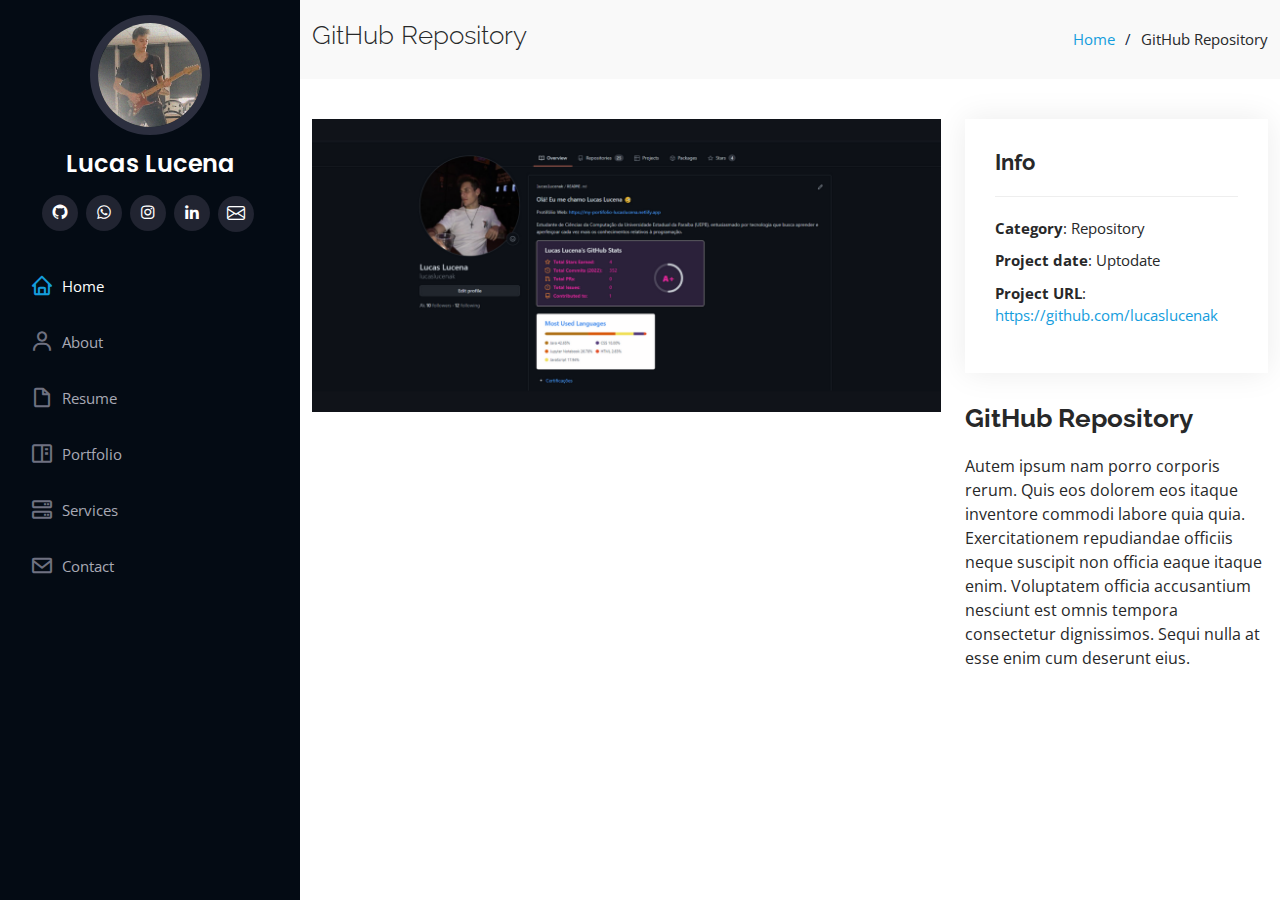
<file: details-projeto1.html>
<!DOCTYPE html>
<html lang="en">

<head>
  <meta charset="utf-8">
  <meta content="width=device-width, initial-scale=1.0" name="viewport">

  <title>Portfolio Details - iPortfolio Bootstrap Template</title>
  <meta content="" name="description">
  <meta content="" name="keywords">

  <!-- Favicons -->
  <link href="assets/img/favicon.png" rel="icon">
  <link href="assets/img/apple-touch-icon.png" rel="apple-touch-icon">

  <!-- Google Fonts -->
  <link href="https://fonts.googleapis.com/css?family=Open+Sans:300,300i,400,400i,600,600i,700,700i|Raleway:300,300i,400,400i,500,500i,600,600i,700,700i|Poppins:300,300i,400,400i,500,500i,600,600i,700,700i" rel="stylesheet">

  <!-- Vendor CSS Files -->
  <link href="assets/vendor/aos/aos.css" rel="stylesheet">
  <link href="assets/vendor/bootstrap/css/bootstrap.min.css" rel="stylesheet">
  <link href="assets/vendor/bootstrap-icons/bootstrap-icons.css" rel="stylesheet">
  <link href="assets/vendor/boxicons/css/boxicons.min.css" rel="stylesheet">
  <link href="assets/vendor/glightbox/css/glightbox.min.css" rel="stylesheet">
  <link href="assets/vendor/swiper/swiper-bundle.min.css" rel="stylesheet">

  <!-- Template Main CSS File -->
  <link href="assets/css/style.css" rel="stylesheet">

</head>

<body>

  <!-- ======= Mobile nav toggle button ======= -->
  <i class="bi bi-list mobile-nav-toggle d-xl-none"></i>

  <!-- ======= Header ======= -->
  <header id="header">
    <div class="d-flex flex-column">

      <div class="profile">
        <img src="assets/img/profile.jpeg" alt="" class="img-fluid rounded-circle">
        <h1 class="text-light"><a href="index.html">Lucas Lucena</a></h1>
        <div class="social-links mt-3 text-center">
          <a href="https://github.com/lucaslucenak/lucaslucenak/" class="twitter" target="_blank"><i class="bx bxl-github"></i></a>
          <a href="http://api.whatsapp.com/send?1=pt_BR&phone=5583986907270" class="facebook" target="_blank"><i class="bx bxl-whatsapp"></i></a>
          <a href="https://www.instagram.com/lucaslucenak/" class="instagram" target="_blank"><i class="bx bxl-instagram"></i></a>
          <a href="https://www.linkedin.com/in/lucas-lucena-6588271a3/" class="linkedin" target="_blank"><i class="bx bxl-linkedin"></i></a>
          <a href="mailto:lucas.lucenak@gmail.com" class="linkedin" target="_blank"><i class="bi bi-envelope"></i></a>
        </div>
      </div>

      <nav id="navbar" class="nav-menu navbar">
        <ul>
          <li><a href="index.html" class="nav-link scrollto active"><i class="bx bx-home"></i> <span>Home</span></a></li>
          <li><a href="index.html" class="nav-link scrollto"><i class="bx bx-user"></i> <span>About</span></a></li>
          <li><a href="index.html" class="nav-link scrollto"><i class="bx bx-file-blank"></i> <span>Resume</span></a></li>
          <li><a href="index.html" class="nav-link scrollto"><i class="bx bx-book-content"></i> <span>Portfolio</span></a></li>
          <li><a href="index.html" class="nav-link scrollto"><i class="bx bx-server"></i> <span>Services</span></a></li>
          <li><a href="index.html" class="nav-link scrollto"><i class="bx bx-envelope"></i> <span>Contact</span></a></li>
        </ul>
      </nav><!-- .nav-menu -->
    </div>
  </header><!-- End Header -->

  <main id="main">

    <!-- ======= Breadcrumbs ======= -->
    <section id="breadcrumbs" class="breadcrumbs">
      <div class="container">

        <div class="d-flex justify-content-between align-items-center">
          <h2>GitHub Repository</h2>
          <ol>
            <li><a href="index.html">Home</a></li>
            <li>GitHub Repository</li>
          </ol>
        </div>

      </div>
    </section><!-- End Breadcrumbs -->

    <!-- ======= Portfolio Details Section ======= -->
    <section id="portfolio-details" class="portfolio-details">
      <div class="container">

        <div class="row gy-4">

          <div class="col-lg-8">
            <div class="portfolio-details-slider swiper">
              <div class="swiper-wrapper align-items-center">

                <div class="swiper-slide">
                  <img src="assets\img\portifolio-details\projeto1\1.png" alt="">
                </div>

              </div>
              <div class="swiper-pagination"></div>
            </div>
          </div>

          <div class="col-lg-4">
            <div class="portfolio-info">
              <h3>Info</h3>
              <ul>
                <li><strong>Category</strong>: Repository</li>
                <li><strong>Project date</strong>: Uptodate</li>
                <li><strong>Project URL</strong>: <a href="https://github.com/lucaslucenak">https://github.com/lucaslucenak</a></li>
              </ul>
            </div>
            <div class="portfolio-description">
              <h2>GitHub Repository</h2>
              <p>
                Autem ipsum nam porro corporis rerum. Quis eos dolorem eos itaque inventore commodi labore quia quia. Exercitationem repudiandae officiis neque suscipit non officia eaque itaque enim. Voluptatem officia accusantium nesciunt est omnis tempora consectetur dignissimos. Sequi nulla at esse enim cum deserunt eius.
              </p>
            </div>
          </div>

        </div>

      </div>
    </section><!-- End Portfolio Details Section -->

  </main><!-- End #main -->

  <!-- ======= Footer ======= -->
  <footer id="footer">
    <div class="container">
      <div class="copyright">
        <!-- &copy; Copyright <strong><span>iPortfolio</span></strong> -->
      </div>
    </div>
  </footer><!-- End  Footer -->

  <a href="#" class="back-to-top d-flex align-items-center justify-content-center"><i class="bi bi-arrow-up-short"></i></a>

  <!-- Vendor JS Files -->
  <script src="assets/vendor/purecounter/purecounter.js"></script>
  <script src="assets/vendor/aos/aos.js"></script>
  <script src="assets/vendor/bootstrap/js/bootstrap.bundle.min.js"></script>
  <script src="assets/vendor/glightbox/js/glightbox.min.js"></script>
  <script src="assets/vendor/isotope-layout/isotope.pkgd.min.js"></script>
  <script src="assets/vendor/swiper/swiper-bundle.min.js"></script>
  <script src="assets/vendor/typed.js/typed.min.js"></script>
  <script src="assets/vendor/waypoints/noframework.waypoints.js"></script>
  <script src="assets/vendor/php-email-form/validate.js"></script>

  <!-- Template Main JS File -->
  <script src="assets/js/main.js"></script>

</body>

</html>
</file>
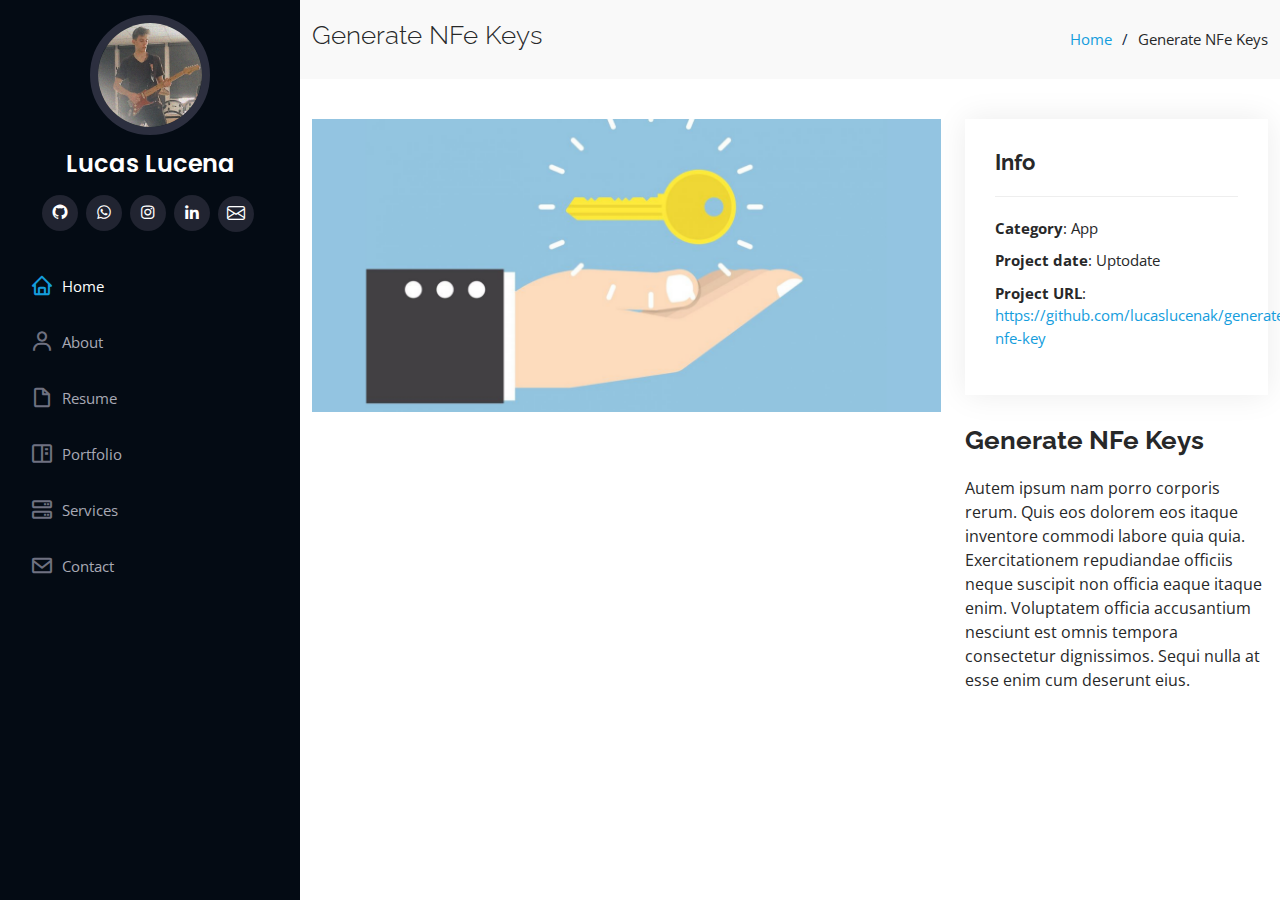
<file: details-projeto10.html>
<!DOCTYPE html>
<html lang="en">

<head>
  <meta charset="utf-8">
  <meta content="width=device-width, initial-scale=1.0" name="viewport">

  <title>Portfolio Details</title>
  <meta content="" name="description">
  <meta content="" name="keywords">

  <!-- Favicons -->
  <link href="assets/img/favicon.png" rel="icon">
  <link href="assets/img/apple-touch-icon.png" rel="apple-touch-icon">

  <!-- Google Fonts -->
  <link href="https://fonts.googleapis.com/css?family=Open+Sans:300,300i,400,400i,600,600i,700,700i|Raleway:300,300i,400,400i,500,500i,600,600i,700,700i|Poppins:300,300i,400,400i,500,500i,600,600i,700,700i" rel="stylesheet">

  <!-- Vendor CSS Files -->
  <link href="assets/vendor/aos/aos.css" rel="stylesheet">
  <link href="assets/vendor/bootstrap/css/bootstrap.min.css" rel="stylesheet">
  <link href="assets/vendor/bootstrap-icons/bootstrap-icons.css" rel="stylesheet">
  <link href="assets/vendor/boxicons/css/boxicons.min.css" rel="stylesheet">
  <link href="assets/vendor/glightbox/css/glightbox.min.css" rel="stylesheet">
  <link href="assets/vendor/swiper/swiper-bundle.min.css" rel="stylesheet">

  <!-- Template Main CSS File -->
  <link href="assets/css/style.css" rel="stylesheet">

</head>

<body>

  <!-- ======= Mobile nav toggle button ======= -->
  <i class="bi bi-list mobile-nav-toggle d-xl-none"></i>

  <!-- ======= Header ======= -->
  <header id="header">
    <div class="d-flex flex-column">

      <div class="profile">
        <img src="assets/img/profile.jpeg" alt="" class="img-fluid rounded-circle">
        <h1 class="text-light"><a href="index.html">Lucas Lucena</a></h1>
        <div class="social-links mt-3 text-center">
          <a href="https://github.com/lucaslucenak/lucaslucenak/" class="twitter" target="_blank"><i class="bx bxl-github"></i></a>
          <a href="http://api.whatsapp.com/send?1=pt_BR&phone=5583986907270" class="facebook" target="_blank"><i class="bx bxl-whatsapp"></i></a>
          <a href="https://www.instagram.com/lucaslucenak/" class="instagram" target="_blank"><i class="bx bxl-instagram"></i></a>
          <a href="https://www.linkedin.com/in/lucas-lucena-6588271a3/" class="linkedin" target="_blank"><i class="bx bxl-linkedin"></i></a>
          <a href="mailto:lucas.lucenak@gmail.com" class="linkedin" target="_blank"><i class="bi bi-envelope"></i></a>
        </div>
      </div>

      <nav id="navbar" class="nav-menu navbar">
        <ul>
          <li><a href="index.html" class="nav-link scrollto active"><i class="bx bx-home"></i> <span>Home</span></a></li>
          <li><a href="index.html" class="nav-link scrollto"><i class="bx bx-user"></i> <span>About</span></a></li>
          <li><a href="index.html" class="nav-link scrollto"><i class="bx bx-file-blank"></i> <span>Resume</span></a></li>
          <li><a href="index.html" class="nav-link scrollto"><i class="bx bx-book-content"></i> <span>Portfolio</span></a></li>
          <li><a href="index.html" class="nav-link scrollto"><i class="bx bx-server"></i> <span>Services</span></a></li>
          <li><a href="index.html" class="nav-link scrollto"><i class="bx bx-envelope"></i> <span>Contact</span></a></li>
        </ul>
      </nav><!-- .nav-menu -->
    </div>
  </header><!-- End Header -->

  <main id="main">

    <!-- ======= Breadcrumbs ======= -->
    <section id="breadcrumbs" class="breadcrumbs">
      <div class="container">

        <div class="d-flex justify-content-between align-items-center">
          <h2>Generate NFe Keys</h2>
          <ol>
            <li><a href="index.html">Home</a></li>
            <li>Generate NFe Keys</li>
          </ol>
        </div>

      </div>
    </section><!-- End Breadcrumbs -->

    <!-- ======= Portfolio Details Section ======= -->
    <section id="portfolio-details" class="portfolio-details">
      <div class="container">

        <div class="row gy-4">

          <div class="col-lg-8">
            <div class="portfolio-details-slider swiper">
              <div class="swiper-wrapper align-items-center">

                <div class="swiper-slide">
                  <img src="assets\img\portifolio-details\projeto10\17.png" alt="">
                </div>

              </div>
              <div class="swiper-pagination"></div>
            </div>
          </div>

          <div class="col-lg-4">
            <div class="portfolio-info">
              <h3>Info</h3>
              <ul>
                <li><strong>Category</strong>: App</li>
                <li><strong>Project date</strong>: Uptodate</li>
                <li><strong>Project URL</strong>: <a href="https://github.com/lucaslucenak/generate-nfe-key">https://github.com/lucaslucenak/generate-nfe-key</a></li>
              </ul>
            </div>
            <div class="portfolio-description">
              <h2>Generate NFe Keys</h2>
              <p>
                Autem ipsum nam porro corporis rerum. Quis eos dolorem eos itaque inventore commodi labore quia quia. Exercitationem repudiandae officiis neque suscipit non officia eaque itaque enim. Voluptatem officia accusantium nesciunt est omnis tempora consectetur dignissimos. Sequi nulla at esse enim cum deserunt eius.
              </p>
            </div>
          </div>

        </div>

      </div>
    </section><!-- End Portfolio Details Section -->

  </main><!-- End #main -->

  <!-- ======= Footer ======= -->
  <footer id="footer">
    <div class="container">
      <div class="copyright">
        <!-- &copy; Copyright <strong><span>iPortfolio</span></strong> -->
      </div>
    </div>
  </footer><!-- End  Footer -->

  <a href="#" class="back-to-top d-flex align-items-center justify-content-center"><i class="bi bi-arrow-up-short"></i></a>

  <!-- Vendor JS Files -->
  <script src="assets/vendor/purecounter/purecounter.js"></script>
  <script src="assets/vendor/aos/aos.js"></script>
  <script src="assets/vendor/bootstrap/js/bootstrap.bundle.min.js"></script>
  <script src="assets/vendor/glightbox/js/glightbox.min.js"></script>
  <script src="assets/vendor/isotope-layout/isotope.pkgd.min.js"></script>
  <script src="assets/vendor/swiper/swiper-bundle.min.js"></script>
  <script src="assets/vendor/typed.js/typed.min.js"></script>
  <script src="assets/vendor/waypoints/noframework.waypoints.js"></script>
  <script src="assets/vendor/php-email-form/validate.js"></script>

  <!-- Template Main JS File -->
  <script src="assets/js/main.js"></script>

</body>

</html>
</file>
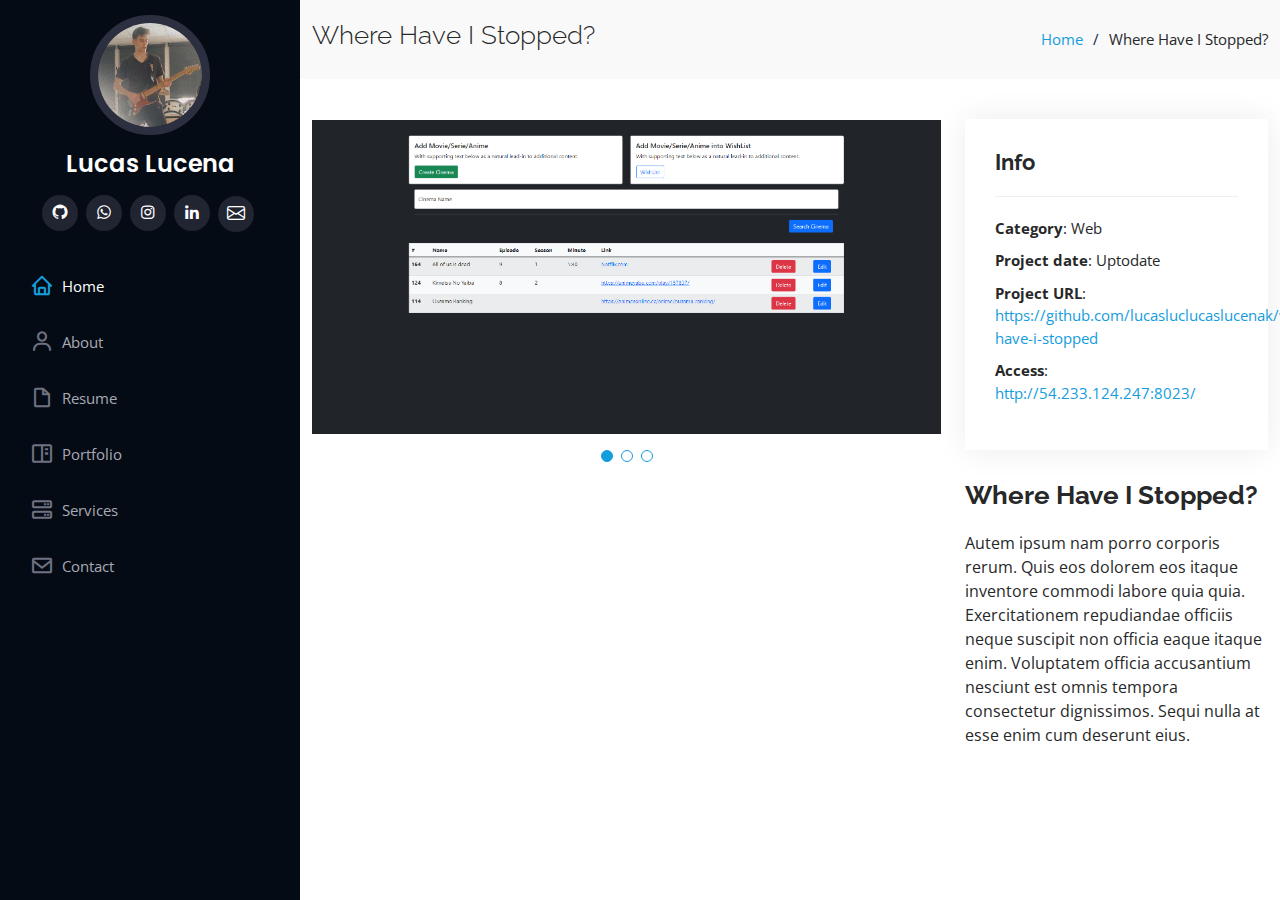
<file: details-projeto11.html>
<!DOCTYPE html>
<html lang="en">

<head>
  <meta charset="utf-8">
  <meta content="width=device-width, initial-scale=1.0" name="viewport">

  <title>Portfolio Details</title>
  <meta content="" name="description">
  <meta content="" name="keywords">

  <!-- Favicons -->
  <link href="assets/img/favicon.png" rel="icon">
  <link href="assets/img/apple-touch-icon.png" rel="apple-touch-icon">

  <!-- Google Fonts -->
  <link href="https://fonts.googleapis.com/css?family=Open+Sans:300,300i,400,400i,600,600i,700,700i|Raleway:300,300i,400,400i,500,500i,600,600i,700,700i|Poppins:300,300i,400,400i,500,500i,600,600i,700,700i" rel="stylesheet">

  <!-- Vendor CSS Files -->
  <link href="assets/vendor/aos/aos.css" rel="stylesheet">
  <link href="assets/vendor/bootstrap/css/bootstrap.min.css" rel="stylesheet">
  <link href="assets/vendor/bootstrap-icons/bootstrap-icons.css" rel="stylesheet">
  <link href="assets/vendor/boxicons/css/boxicons.min.css" rel="stylesheet">
  <link href="assets/vendor/glightbox/css/glightbox.min.css" rel="stylesheet">
  <link href="assets/vendor/swiper/swiper-bundle.min.css" rel="stylesheet">

  <!-- Template Main CSS File -->
  <link href="assets/css/style.css" rel="stylesheet">

</head>

<body>

  <!-- ======= Mobile nav toggle button ======= -->
  <i class="bi bi-list mobile-nav-toggle d-xl-none"></i>

  <!-- ======= Header ======= -->
  <header id="header">
    <div class="d-flex flex-column">

      <div class="profile">
        <img src="assets/img/profile.jpeg" alt="" class="img-fluid rounded-circle">
        <h1 class="text-light"><a href="index.html">Lucas Lucena</a></h1>
        <div class="social-links mt-3 text-center">
          <a href="https://github.com/lucaslucenak/lucaslucenak/" class="twitter" target="_blank"><i class="bx bxl-github"></i></a>
          <a href="http://api.whatsapp.com/send?1=pt_BR&phone=5583986907270" class="facebook" target="_blank"><i class="bx bxl-whatsapp"></i></a>
          <a href="https://www.instagram.com/lucaslucenak/" class="instagram" target="_blank"><i class="bx bxl-instagram"></i></a>
          <a href="https://www.linkedin.com/in/lucas-lucena-6588271a3/" class="linkedin" target="_blank"><i class="bx bxl-linkedin"></i></a>
          <a href="mailto:lucas.lucenak@gmail.com" class="linkedin" target="_blank"><i class="bi bi-envelope"></i></a>
        </div>
      </div>

      <nav id="navbar" class="nav-menu navbar">
        <ul>
          <li><a href="index.html" class="nav-link scrollto active"><i class="bx bx-home"></i> <span>Home</span></a></li>
          <li><a href="index.html" class="nav-link scrollto"><i class="bx bx-user"></i> <span>About</span></a></li>
          <li><a href="index.html" class="nav-link scrollto"><i class="bx bx-file-blank"></i> <span>Resume</span></a></li>
          <li><a href="index.html" class="nav-link scrollto"><i class="bx bx-book-content"></i> <span>Portfolio</span></a></li>
          <li><a href="index.html" class="nav-link scrollto"><i class="bx bx-server"></i> <span>Services</span></a></li>
          <li><a href="index.html" class="nav-link scrollto"><i class="bx bx-envelope"></i> <span>Contact</span></a></li>
        </ul>
      </nav><!-- .nav-menu -->
    </div>
  </header><!-- End Header -->

  <main id="main">

    <!-- ======= Breadcrumbs ======= -->
    <section id="breadcrumbs" class="breadcrumbs">
      <div class="container">

        <div class="d-flex justify-content-between align-items-center">
          <h2>Where Have I Stopped?</h2>
          <ol>
            <li><a href="index.html">Home</a></li>
            <li>Where Have I Stopped?</li>
          </ol>
        </div>

      </div>
    </section><!-- End Breadcrumbs -->

    <!-- ======= Portfolio Details Section ======= -->
    <section id="portfolio-details" class="portfolio-details">
      <div class="container">

        <div class="row gy-4">

          <div class="col-lg-8">
            <div class="portfolio-details-slider swiper">
              <div class="swiper-wrapper align-items-center">

                <div class="swiper-slide">
                  <img src="assets\img\portifolio-details\projeto11\1.png" alt="">
                </div>
                
                <div class="swiper-slide">
                    <img src="assets\img\portifolio-details\projeto11\2.png" alt="">
                  </div>
                  
                <div class="swiper-slide">
                    <img src="assets\img\portifolio-details\projeto11\3.png" alt="">
                  </div>

              </div>
              <div class="swiper-pagination"></div>
            </div>
          </div>

          <div class="col-lg-4">
            <div class="portfolio-info">
              <h3>Info</h3>
              <ul>
                <li><strong>Category</strong>: Web</li>
                <li><strong>Project date</strong>: Uptodate</li>
                <li><strong>Project URL</strong>: <a href="https://github.com/lucaslucenak/where-have-i-stopped" target="_blank">https://github.com/lucasluclucaslucenak/where-have-i-stopped</a></li>
                <li><strong>Access</strong>: <a href="http://54.233.124.247:8023/" target="_blank">http://54.233.124.247:8023/</a></li>
              </ul>
            </div>
            <div class="portfolio-description">
              <h2>Where Have I Stopped?</h2>
              <p>
                Autem ipsum nam porro corporis rerum. Quis eos dolorem eos itaque inventore commodi labore quia quia. Exercitationem repudiandae officiis neque suscipit non officia eaque itaque enim. Voluptatem officia accusantium nesciunt est omnis tempora consectetur dignissimos. Sequi nulla at esse enim cum deserunt eius.
              </p>
            </div>
          </div>

        </div>

      </div>
    </section><!-- End Portfolio Details Section -->

  </main><!-- End #main -->

  <!-- ======= Footer ======= -->
  <footer id="footer">
    <div class="container">
      <div class="copyright">
        <!-- &copy; Copyright <strong><span>iPortfolio</span></strong> -->
      </div>
    </div>
  </footer><!-- End  Footer -->

  <a href="#" class="back-to-top d-flex align-items-center justify-content-center"><i class="bi bi-arrow-up-short"></i></a>

  <!-- Vendor JS Files -->
  <script src="assets/vendor/purecounter/purecounter.js"></script>
  <script src="assets/vendor/aos/aos.js"></script>
  <script src="assets/vendor/bootstrap/js/bootstrap.bundle.min.js"></script>
  <script src="assets/vendor/glightbox/js/glightbox.min.js"></script>
  <script src="assets/vendor/isotope-layout/isotope.pkgd.min.js"></script>
  <script src="assets/vendor/swiper/swiper-bundle.min.js"></script>
  <script src="assets/vendor/typed.js/typed.min.js"></script>
  <script src="assets/vendor/waypoints/noframework.waypoints.js"></script>
  <script src="assets/vendor/php-email-form/validate.js"></script>

  <!-- Template Main JS File -->
  <script src="assets/js/main.js"></script>

</body>

</html>
</file>
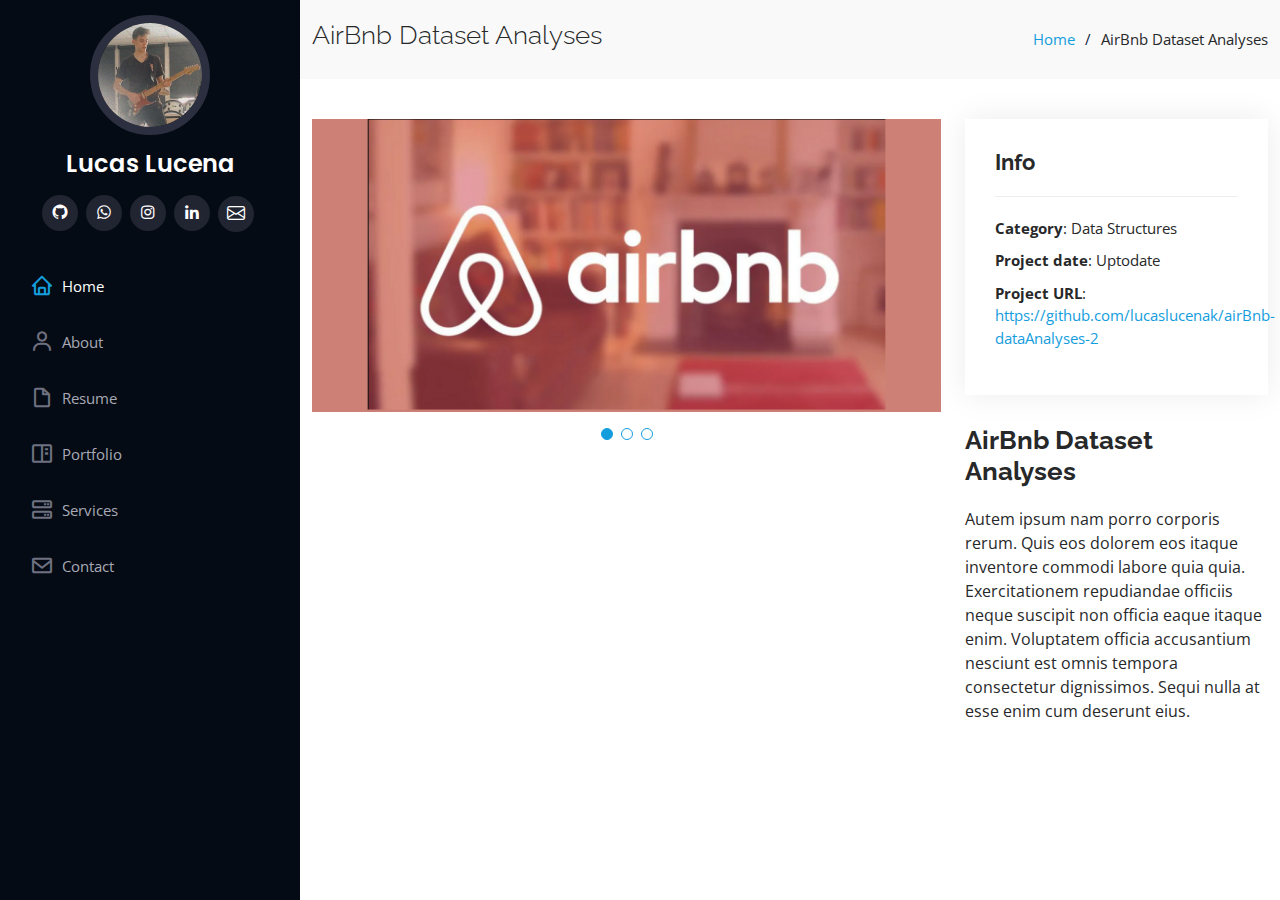
<file: details-projeto2.html>
<!DOCTYPE html>
<html lang="en">

<head>
  <meta charset="utf-8">
  <meta content="width=device-width, initial-scale=1.0" name="viewport">

  <title>Portfolio Details</title>
  <meta content="" name="description">
  <meta content="" name="keywords">

  <!-- Favicons -->
  <link href="assets/img/favicon.png" rel="icon">
  <link href="assets/img/apple-touch-icon.png" rel="apple-touch-icon">

  <!-- Google Fonts -->
  <link href="https://fonts.googleapis.com/css?family=Open+Sans:300,300i,400,400i,600,600i,700,700i|Raleway:300,300i,400,400i,500,500i,600,600i,700,700i|Poppins:300,300i,400,400i,500,500i,600,600i,700,700i" rel="stylesheet">

  <!-- Vendor CSS Files -->
  <link href="assets/vendor/aos/aos.css" rel="stylesheet">
  <link href="assets/vendor/bootstrap/css/bootstrap.min.css" rel="stylesheet">
  <link href="assets/vendor/bootstrap-icons/bootstrap-icons.css" rel="stylesheet">
  <link href="assets/vendor/boxicons/css/boxicons.min.css" rel="stylesheet">
  <link href="assets/vendor/glightbox/css/glightbox.min.css" rel="stylesheet">
  <link href="assets/vendor/swiper/swiper-bundle.min.css" rel="stylesheet">

  <!-- Template Main CSS File -->
  <link href="assets/css/style.css" rel="stylesheet">

</head>

<body>

  <!-- ======= Mobile nav toggle button ======= -->
  <i class="bi bi-list mobile-nav-toggle d-xl-none"></i>

  <!-- ======= Header ======= -->
  <header id="header">
    <div class="d-flex flex-column">

      <div class="profile">
        <img src="assets/img/profile.jpeg" alt="" class="img-fluid rounded-circle">
        <h1 class="text-light"><a href="index.html">Lucas Lucena</a></h1>
        <div class="social-links mt-3 text-center">
          <a href="https://github.com/lucaslucenak/lucaslucenak/" class="twitter" target="_blank"><i class="bx bxl-github"></i></a>
          <a href="http://api.whatsapp.com/send?1=pt_BR&phone=5583986907270" class="facebook" target="_blank"><i class="bx bxl-whatsapp"></i></a>
          <a href="https://www.instagram.com/lucaslucenak/" class="instagram" target="_blank"><i class="bx bxl-instagram"></i></a>
          <a href="https://www.linkedin.com/in/lucas-lucena-6588271a3/" class="linkedin" target="_blank"><i class="bx bxl-linkedin"></i></a>
          <a href="mailto:lucas.lucenak@gmail.com" class="linkedin" target="_blank"><i class="bi bi-envelope"></i></a>
        </div>
      </div>

      <nav id="navbar" class="nav-menu navbar">
        <ul>
          <li><a href="index.html" class="nav-link scrollto active"><i class="bx bx-home"></i> <span>Home</span></a></li>
          <li><a href="index.html" class="nav-link scrollto"><i class="bx bx-user"></i> <span>About</span></a></li>
          <li><a href="index.html" class="nav-link scrollto"><i class="bx bx-file-blank"></i> <span>Resume</span></a></li>
          <li><a href="index.html" class="nav-link scrollto"><i class="bx bx-book-content"></i> <span>Portfolio</span></a></li>
          <li><a href="index.html" class="nav-link scrollto"><i class="bx bx-server"></i> <span>Services</span></a></li>
          <li><a href="index.html" class="nav-link scrollto"><i class="bx bx-envelope"></i> <span>Contact</span></a></li>
        </ul>
      </nav><!-- .nav-menu -->
    </div>
  </header><!-- End Header -->

  <main id="main">

    <!-- ======= Breadcrumbs ======= -->
    <section id="breadcrumbs" class="breadcrumbs">
      <div class="container">

        <div class="d-flex justify-content-between align-items-center">
          <h2>AirBnb Dataset Analyses</h2>
          <ol>
            <li><a href="index.html">Home</a></li>
            <li>AirBnb Dataset Analyses</li>
          </ol>
        </div>

      </div>
    </section><!-- End Breadcrumbs -->

    <!-- ======= Portfolio Details Section ======= -->
    <section id="portfolio-details" class="portfolio-details">
      <div class="container">

        <div class="row gy-4">

          <div class="col-lg-8">
            <div class="portfolio-details-slider swiper">
              <div class="swiper-wrapper align-items-center">

                <div class="swiper-slide">
                  <img src="assets\img\portifolio-details\projeto2\2.png" alt="">
                </div>

                <div class="swiper-slide">
                  <img src="assets\img\portifolio-details\projeto2\3.png" alt="">
                </div>

                <div class="swiper-slide">
                  <img src="assets\img\portifolio-details\projeto2\4.png" alt="">
                </div>

              </div>
              <div class="swiper-pagination"></div>
            </div>
          </div>

          <div class="col-lg-4">
            <div class="portfolio-info">
              <h3>Info</h3>
              <ul>
                <li><strong>Category</strong>: Data Structures</li>
                <li><strong>Project date</strong>: Uptodate</li>
                <li><strong>Project URL</strong>: <a href="https://github.com/lucaslucenak/airBnb-dataAnalyses-2">https://github.com/lucaslucenak/airBnb-dataAnalyses-2</a></li>
              </ul>
            </div>
            <div class="portfolio-description">
              <h2>AirBnb Dataset Analyses</h2>
              <p>
                Autem ipsum nam porro corporis rerum. Quis eos dolorem eos itaque inventore commodi labore quia quia. Exercitationem repudiandae officiis neque suscipit non officia eaque itaque enim. Voluptatem officia accusantium nesciunt est omnis tempora consectetur dignissimos. Sequi nulla at esse enim cum deserunt eius.
              </p>
            </div>
          </div>

        </div>

      </div>
    </section><!-- End Portfolio Details Section -->

  </main><!-- End #main -->

  <!-- ======= Footer ======= -->
  <footer id="footer">
    <div class="container">
      <div class="copyright">
        <!-- &copy; Copyright <strong><span>iPortfolio</span></strong> -->
      </div>
    </div>
  </footer><!-- End  Footer -->

  <a href="#" class="back-to-top d-flex align-items-center justify-content-center"><i class="bi bi-arrow-up-short"></i></a>

  <!-- Vendor JS Files -->
  <script src="assets/vendor/purecounter/purecounter.js"></script>
  <script src="assets/vendor/aos/aos.js"></script>
  <script src="assets/vendor/bootstrap/js/bootstrap.bundle.min.js"></script>
  <script src="assets/vendor/glightbox/js/glightbox.min.js"></script>
  <script src="assets/vendor/isotope-layout/isotope.pkgd.min.js"></script>
  <script src="assets/vendor/swiper/swiper-bundle.min.js"></script>
  <script src="assets/vendor/typed.js/typed.min.js"></script>
  <script src="assets/vendor/waypoints/noframework.waypoints.js"></script>
  <script src="assets/vendor/php-email-form/validate.js"></script>

  <!-- Template Main JS File -->
  <script src="assets/js/main.js"></script>

</body>

</html>
</file>
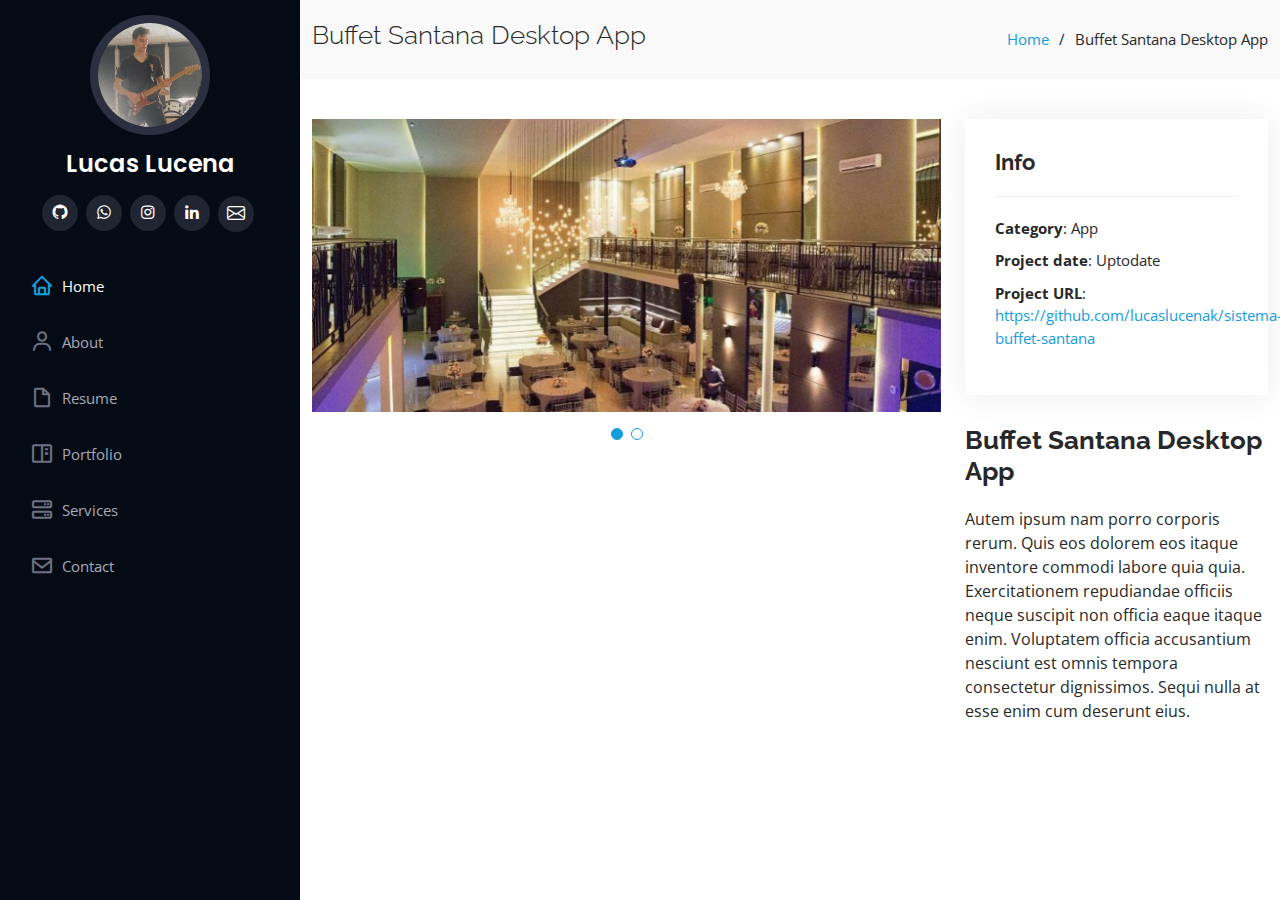
<file: details-projeto3.html>
<!DOCTYPE html>
<html lang="en">

<head>
  <meta charset="utf-8">
  <meta content="width=device-width, initial-scale=1.0" name="viewport">

  <title>Portfolio Details</title>
  <meta content="" name="description">
  <meta content="" name="keywords">

  <!-- Favicons -->
  <link href="assets/img/favicon.png" rel="icon">
  <link href="assets/img/apple-touch-icon.png" rel="apple-touch-icon">

  <!-- Google Fonts -->
  <link href="https://fonts.googleapis.com/css?family=Open+Sans:300,300i,400,400i,600,600i,700,700i|Raleway:300,300i,400,400i,500,500i,600,600i,700,700i|Poppins:300,300i,400,400i,500,500i,600,600i,700,700i" rel="stylesheet">

  <!-- Vendor CSS Files -->
  <link href="assets/vendor/aos/aos.css" rel="stylesheet">
  <link href="assets/vendor/bootstrap/css/bootstrap.min.css" rel="stylesheet">
  <link href="assets/vendor/bootstrap-icons/bootstrap-icons.css" rel="stylesheet">
  <link href="assets/vendor/boxicons/css/boxicons.min.css" rel="stylesheet">
  <link href="assets/vendor/glightbox/css/glightbox.min.css" rel="stylesheet">
  <link href="assets/vendor/swiper/swiper-bundle.min.css" rel="stylesheet">

  <!-- Template Main CSS File -->
  <link href="assets/css/style.css" rel="stylesheet">

</head>

<body>

  <!-- ======= Mobile nav toggle button ======= -->
  <i class="bi bi-list mobile-nav-toggle d-xl-none"></i>

  <!-- ======= Header ======= -->
  <header id="header">
    <div class="d-flex flex-column">

      <div class="profile">
        <img src="assets/img/profile.jpeg" alt="" class="img-fluid rounded-circle">
        <h1 class="text-light"><a href="index.html">Lucas Lucena</a></h1>
        <div class="social-links mt-3 text-center">
          <a href="https://github.com/lucaslucenak/lucaslucenak/" class="twitter" target="_blank"><i class="bx bxl-github"></i></a>
          <a href="http://api.whatsapp.com/send?1=pt_BR&phone=5583986907270" class="facebook" target="_blank"><i class="bx bxl-whatsapp"></i></a>
          <a href="https://www.instagram.com/lucaslucenak/" class="instagram" target="_blank"><i class="bx bxl-instagram"></i></a>
          <a href="https://www.linkedin.com/in/lucas-lucena-6588271a3/" class="linkedin" target="_blank"><i class="bx bxl-linkedin"></i></a>
          <a href="mailto:lucas.lucenak@gmail.com" class="linkedin" target="_blank"><i class="bi bi-envelope"></i></a>
        </div>
      </div>

      <nav id="navbar" class="nav-menu navbar">
        <ul>
          <li><a href="index.html" class="nav-link scrollto active"><i class="bx bx-home"></i> <span>Home</span></a></li>
          <li><a href="index.html" class="nav-link scrollto"><i class="bx bx-user"></i> <span>About</span></a></li>
          <li><a href="index.html" class="nav-link scrollto"><i class="bx bx-file-blank"></i> <span>Resume</span></a></li>
          <li><a href="index.html" class="nav-link scrollto"><i class="bx bx-book-content"></i> <span>Portfolio</span></a></li>
          <li><a href="index.html" class="nav-link scrollto"><i class="bx bx-server"></i> <span>Services</span></a></li>
          <li><a href="index.html" class="nav-link scrollto"><i class="bx bx-envelope"></i> <span>Contact</span></a></li>
        </ul>
      </nav><!-- .nav-menu -->
    </div>
  </header><!-- End Header -->

  <main id="main">

    <!-- ======= Breadcrumbs ======= -->
    <section id="breadcrumbs" class="breadcrumbs">
      <div class="container">

        <div class="d-flex justify-content-between align-items-center">
          <h2>Buffet Santana Desktop App</h2>
          <ol>
            <li><a href="index.html">Home</a></li>
            <li>Buffet Santana Desktop App</li>
          </ol>
        </div>

      </div>
    </section><!-- End Breadcrumbs -->

    <!-- ======= Portfolio Details Section ======= -->
    <section id="portfolio-details" class="portfolio-details">
      <div class="container">

        <div class="row gy-4">

          <div class="col-lg-8">
            <div class="portfolio-details-slider swiper">
              <div class="swiper-wrapper align-items-center">

                <div class="swiper-slide">
                  <img src="assets\img\portifolio-details\projeto3\5.png" alt="">
                </div>

                <div class="swiper-slide">
                  <img src="assets\img\portifolio-details\projeto3\6.png" alt="">
                </div>

              </div>
              <div class="swiper-pagination"></div>
            </div>
          </div>

          <div class="col-lg-4">
            <div class="portfolio-info">
              <h3>Info</h3>
              <ul>
                <li><strong>Category</strong>: App</li>
                <li><strong>Project date</strong>: Uptodate</li>
                <li><strong>Project URL</strong>: <a href="https://github.com/lucaslucenak/sistema-buffet-santana">https://github.com/lucaslucenak/sistema-buffet-santana</a></li>
              </ul>
            </div>
            <div class="portfolio-description">
              <h2>Buffet Santana Desktop App</h2>
              <p>
                Autem ipsum nam porro corporis rerum. Quis eos dolorem eos itaque inventore commodi labore quia quia. Exercitationem repudiandae officiis neque suscipit non officia eaque itaque enim. Voluptatem officia accusantium nesciunt est omnis tempora consectetur dignissimos. Sequi nulla at esse enim cum deserunt eius.
              </p>
            </div>
          </div>

        </div>

      </div>
    </section><!-- End Portfolio Details Section -->

  </main><!-- End #main -->

  <!-- ======= Footer ======= -->
  <footer id="footer">
    <div class="container">
      <div class="copyright">
        <!-- &copy; Copyright <strong><span>iPortfolio</span></strong> -->
      </div>
    </div>
  </footer><!-- End  Footer -->

  <a href="#" class="back-to-top d-flex align-items-center justify-content-center"><i class="bi bi-arrow-up-short"></i></a>

  <!-- Vendor JS Files -->
  <script src="assets/vendor/purecounter/purecounter.js"></script>
  <script src="assets/vendor/aos/aos.js"></script>
  <script src="assets/vendor/bootstrap/js/bootstrap.bundle.min.js"></script>
  <script src="assets/vendor/glightbox/js/glightbox.min.js"></script>
  <script src="assets/vendor/isotope-layout/isotope.pkgd.min.js"></script>
  <script src="assets/vendor/swiper/swiper-bundle.min.js"></script>
  <script src="assets/vendor/typed.js/typed.min.js"></script>
  <script src="assets/vendor/waypoints/noframework.waypoints.js"></script>
  <script src="assets/vendor/php-email-form/validate.js"></script>

  <!-- Template Main JS File -->
  <script src="assets/js/main.js"></script>

</body>

</html>
</file>
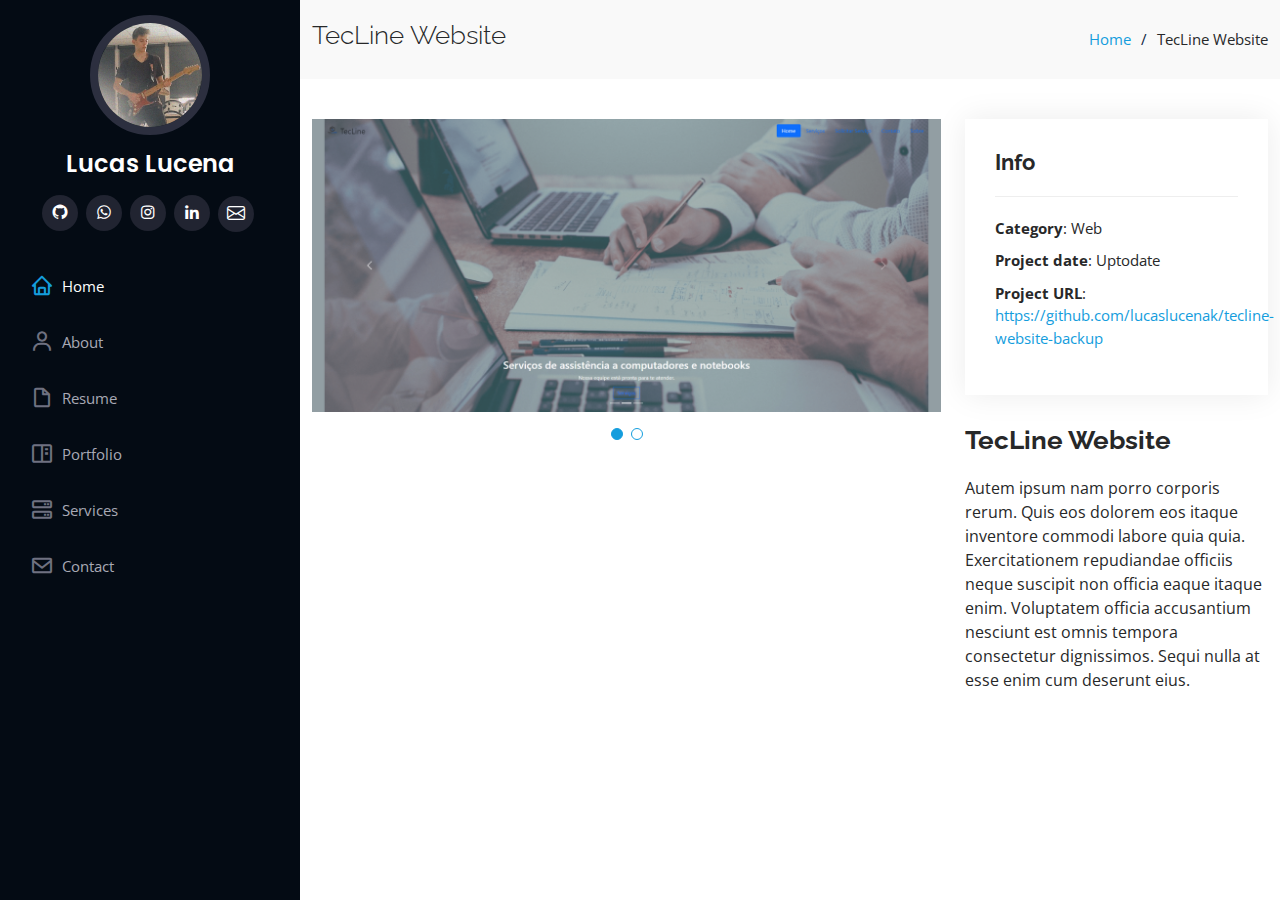
<file: details-projeto4.html>
<!DOCTYPE html>
<html lang="en">

<head>
  <meta charset="utf-8">
  <meta content="width=device-width, initial-scale=1.0" name="viewport">

  <title>Portfolio Details</title>
  <meta content="" name="description">
  <meta content="" name="keywords">

  <!-- Favicons -->
  <link href="assets/img/favicon.png" rel="icon">
  <link href="assets/img/apple-touch-icon.png" rel="apple-touch-icon">

  <!-- Google Fonts -->
  <link href="https://fonts.googleapis.com/css?family=Open+Sans:300,300i,400,400i,600,600i,700,700i|Raleway:300,300i,400,400i,500,500i,600,600i,700,700i|Poppins:300,300i,400,400i,500,500i,600,600i,700,700i" rel="stylesheet">

  <!-- Vendor CSS Files -->
  <link href="assets/vendor/aos/aos.css" rel="stylesheet">
  <link href="assets/vendor/bootstrap/css/bootstrap.min.css" rel="stylesheet">
  <link href="assets/vendor/bootstrap-icons/bootstrap-icons.css" rel="stylesheet">
  <link href="assets/vendor/boxicons/css/boxicons.min.css" rel="stylesheet">
  <link href="assets/vendor/glightbox/css/glightbox.min.css" rel="stylesheet">
  <link href="assets/vendor/swiper/swiper-bundle.min.css" rel="stylesheet">

  <!-- Template Main CSS File -->
  <link href="assets/css/style.css" rel="stylesheet">

</head>

<body>

  <!-- ======= Mobile nav toggle button ======= -->
  <i class="bi bi-list mobile-nav-toggle d-xl-none"></i>

  <!-- ======= Header ======= -->
  <header id="header">
    <div class="d-flex flex-column">

      <div class="profile">
        <img src="assets/img/profile.jpeg" alt="" class="img-fluid rounded-circle">
        <h1 class="text-light"><a href="index.html">Lucas Lucena</a></h1>
        <div class="social-links mt-3 text-center">
          <a href="https://github.com/lucaslucenak/lucaslucenak/" class="twitter" target="_blank"><i class="bx bxl-github"></i></a>
          <a href="http://api.whatsapp.com/send?1=pt_BR&phone=5583986907270" class="facebook" target="_blank"><i class="bx bxl-whatsapp"></i></a>
          <a href="https://www.instagram.com/lucaslucenak/" class="instagram" target="_blank"><i class="bx bxl-instagram"></i></a>
          <a href="https://www.linkedin.com/in/lucas-lucena-6588271a3/" class="linkedin" target="_blank"><i class="bx bxl-linkedin"></i></a>
          <a href="mailto:lucas.lucenak@gmail.com" class="linkedin" target="_blank"><i class="bi bi-envelope"></i></a>
        </div>
      </div>

      <nav id="navbar" class="nav-menu navbar">
        <ul>
          <li><a href="index.html" class="nav-link scrollto active"><i class="bx bx-home"></i> <span>Home</span></a></li>
          <li><a href="index.html" class="nav-link scrollto"><i class="bx bx-user"></i> <span>About</span></a></li>
          <li><a href="index.html" class="nav-link scrollto"><i class="bx bx-file-blank"></i> <span>Resume</span></a></li>
          <li><a href="index.html" class="nav-link scrollto"><i class="bx bx-book-content"></i> <span>Portfolio</span></a></li>
          <li><a href="index.html" class="nav-link scrollto"><i class="bx bx-server"></i> <span>Services</span></a></li>
          <li><a href="index.html" class="nav-link scrollto"><i class="bx bx-envelope"></i> <span>Contact</span></a></li>
        </ul>
      </nav><!-- .nav-menu -->
    </div>
  </header><!-- End Header -->

  <main id="main">

    <!-- ======= Breadcrumbs ======= -->
    <section id="breadcrumbs" class="breadcrumbs">
      <div class="container">

        <div class="d-flex justify-content-between align-items-center">
          <h2>TecLine Website</h2>
          <ol>
            <li><a href="index.html">Home</a></li>
            <li>TecLine Website</li>
          </ol>
        </div>

      </div>
    </section><!-- End Breadcrumbs -->

    <!-- ======= Portfolio Details Section ======= -->
    <section id="portfolio-details" class="portfolio-details">
      <div class="container">

        <div class="row gy-4">

          <div class="col-lg-8">
            <div class="portfolio-details-slider swiper">
              <div class="swiper-wrapper align-items-center">

                <div class="swiper-slide">
                  <img src="assets\img\portifolio-details\projeto4\7.png" alt="">
                </div>

                <div class="swiper-slide">
                  <img src="assets\img\portifolio-details\projeto4\8.png" alt="">
                </div>

              </div>
              <div class="swiper-pagination"></div>
            </div>
          </div>

          <div class="col-lg-4">
            <div class="portfolio-info">
              <h3>Info</h3>
              <ul>
                <li><strong>Category</strong>: Web</li>
                <li><strong>Project date</strong>: Uptodate</li>
                <li><strong>Project URL</strong>: <a href="https://github.com/lucaslucenak/tecline-website-backup">https://github.com/lucaslucenak/tecline-website-backup</a></li>
              </ul>
            </div>
            <div class="portfolio-description">
              <h2>TecLine Website</h2>
              <p>
                Autem ipsum nam porro corporis rerum. Quis eos dolorem eos itaque inventore commodi labore quia quia. Exercitationem repudiandae officiis neque suscipit non officia eaque itaque enim. Voluptatem officia accusantium nesciunt est omnis tempora consectetur dignissimos. Sequi nulla at esse enim cum deserunt eius.
              </p>
            </div>
          </div>

        </div>

      </div>
    </section><!-- End Portfolio Details Section -->

  </main><!-- End #main -->

  <!-- ======= Footer ======= -->
  <footer id="footer">
    <div class="container">
      <div class="copyright">
        <!-- &copy; Copyright <strong><span>iPortfolio</span></strong> -->
      </div>
    </div>
  </footer><!-- End  Footer -->

  <a href="#" class="back-to-top d-flex align-items-center justify-content-center"><i class="bi bi-arrow-up-short"></i></a>

  <!-- Vendor JS Files -->
  <script src="assets/vendor/purecounter/purecounter.js"></script>
  <script src="assets/vendor/aos/aos.js"></script>
  <script src="assets/vendor/bootstrap/js/bootstrap.bundle.min.js"></script>
  <script src="assets/vendor/glightbox/js/glightbox.min.js"></script>
  <script src="assets/vendor/isotope-layout/isotope.pkgd.min.js"></script>
  <script src="assets/vendor/swiper/swiper-bundle.min.js"></script>
  <script src="assets/vendor/typed.js/typed.min.js"></script>
  <script src="assets/vendor/waypoints/noframework.waypoints.js"></script>
  <script src="assets/vendor/php-email-form/validate.js"></script>

  <!-- Template Main JS File -->
  <script src="assets/js/main.js"></script>

</body>

</html>
</file>
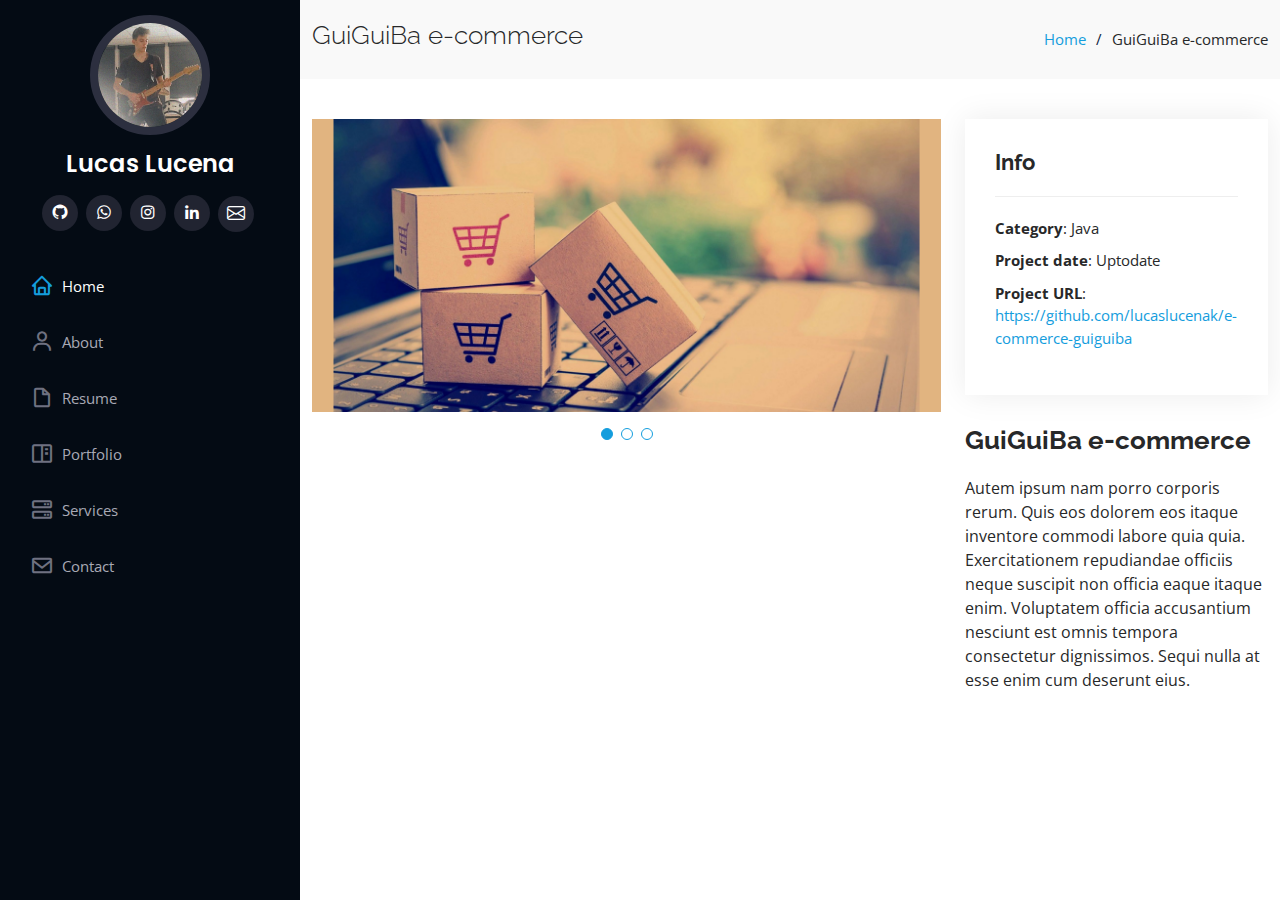
<file: details-projeto5.html>
<!DOCTYPE html>
<html lang="en">

<head>
  <meta charset="utf-8">
  <meta content="width=device-width, initial-scale=1.0" name="viewport">

  <title>Portfolio Details</title>
  <meta content="" name="description">
  <meta content="" name="keywords">

  <!-- Favicons -->
  <link href="assets/img/favicon.png" rel="icon">
  <link href="assets/img/apple-touch-icon.png" rel="apple-touch-icon">

  <!-- Google Fonts -->
  <link href="https://fonts.googleapis.com/css?family=Open+Sans:300,300i,400,400i,600,600i,700,700i|Raleway:300,300i,400,400i,500,500i,600,600i,700,700i|Poppins:300,300i,400,400i,500,500i,600,600i,700,700i" rel="stylesheet">

  <!-- Vendor CSS Files -->
  <link href="assets/vendor/aos/aos.css" rel="stylesheet">
  <link href="assets/vendor/bootstrap/css/bootstrap.min.css" rel="stylesheet">
  <link href="assets/vendor/bootstrap-icons/bootstrap-icons.css" rel="stylesheet">
  <link href="assets/vendor/boxicons/css/boxicons.min.css" rel="stylesheet">
  <link href="assets/vendor/glightbox/css/glightbox.min.css" rel="stylesheet">
  <link href="assets/vendor/swiper/swiper-bundle.min.css" rel="stylesheet">

  <!-- Template Main CSS File -->
  <link href="assets/css/style.css" rel="stylesheet">

</head>

<body>

  <!-- ======= Mobile nav toggle button ======= -->
  <i class="bi bi-list mobile-nav-toggle d-xl-none"></i>

  <!-- ======= Header ======= -->
  <header id="header">
    <div class="d-flex flex-column">

      <div class="profile">
        <img src="assets/img/profile.jpeg" alt="" class="img-fluid rounded-circle">
        <h1 class="text-light"><a href="index.html">Lucas Lucena</a></h1>
        <div class="social-links mt-3 text-center">
          <a href="https://github.com/lucaslucenak/lucaslucenak/" class="twitter" target="_blank"><i class="bx bxl-github"></i></a>
          <a href="http://api.whatsapp.com/send?1=pt_BR&phone=5583986907270" class="facebook" target="_blank"><i class="bx bxl-whatsapp"></i></a>
          <a href="https://www.instagram.com/lucaslucenak/" class="instagram" target="_blank"><i class="bx bxl-instagram"></i></a>
          <a href="https://www.linkedin.com/in/lucas-lucena-6588271a3/" class="linkedin" target="_blank"><i class="bx bxl-linkedin"></i></a>
          <a href="mailto:lucas.lucenak@gmail.com" class="linkedin" target="_blank"><i class="bi bi-envelope"></i></a>
        </div>
      </div>

      <nav id="navbar" class="nav-menu navbar">
        <ul>
          <li><a href="index.html" class="nav-link scrollto active"><i class="bx bx-home"></i> <span>Home</span></a></li>
          <li><a href="index.html" class="nav-link scrollto"><i class="bx bx-user"></i> <span>About</span></a></li>
          <li><a href="index.html" class="nav-link scrollto"><i class="bx bx-file-blank"></i> <span>Resume</span></a></li>
          <li><a href="index.html" class="nav-link scrollto"><i class="bx bx-book-content"></i> <span>Portfolio</span></a></li>
          <li><a href="index.html" class="nav-link scrollto"><i class="bx bx-server"></i> <span>Services</span></a></li>
          <li><a href="index.html" class="nav-link scrollto"><i class="bx bx-envelope"></i> <span>Contact</span></a></li>
        </ul>
      </nav><!-- .nav-menu -->
    </div>
  </header><!-- End Header -->

  <main id="main">

    <!-- ======= Breadcrumbs ======= -->
    <section id="breadcrumbs" class="breadcrumbs">
      <div class="container">

        <div class="d-flex justify-content-between align-items-center">
          <h2>GuiGuiBa e-commerce</h2>
          <ol>
            <li><a href="index.html">Home</a></li>
            <li>GuiGuiBa e-commerce</li>
          </ol>
        </div>

      </div>
    </section><!-- End Breadcrumbs -->

    <!-- ======= Portfolio Details Section ======= -->
    <section id="portfolio-details" class="portfolio-details">
      <div class="container">

        <div class="row gy-4">

          <div class="col-lg-8">
            <div class="portfolio-details-slider swiper">
              <div class="swiper-wrapper align-items-center">

                <div class="swiper-slide">
                  <img src="assets\img\portifolio-details\projeto5\9.png" alt="">
                </div>

                <div class="swiper-slide">
                  <img src="assets\img\portifolio-details\projeto5\10.png" alt="">
                </div>

                <div class="swiper-slide">
                  <img src="assets\img\portifolio-details\projeto5\11.png" alt="">
                </div>

              </div>
              <div class="swiper-pagination"></div>
            </div>
          </div>

          <div class="col-lg-4">
            <div class="portfolio-info">
              <h3>Info</h3>
              <ul>
                <li><strong>Category</strong>: Java</li>
                <li><strong>Project date</strong>: Uptodate</li>
                <li><strong>Project URL</strong>: <a href="https://github.com/lucaslucenak/e-commerce-guiguiba">https://github.com/lucaslucenak/e-commerce-guiguiba</a></li>
              </ul>
            </div>
            <div class="portfolio-description">
              <h2>GuiGuiBa e-commerce</h2>
              <p>
                Autem ipsum nam porro corporis rerum. Quis eos dolorem eos itaque inventore commodi labore quia quia. Exercitationem repudiandae officiis neque suscipit non officia eaque itaque enim. Voluptatem officia accusantium nesciunt est omnis tempora consectetur dignissimos. Sequi nulla at esse enim cum deserunt eius.
              </p>
            </div>
          </div>

        </div>

      </div>
    </section><!-- End Portfolio Details Section -->

  </main><!-- End #main -->

  <!-- ======= Footer ======= -->
  <footer id="footer">
    <div class="container">
      <div class="copyright">
        <!-- &copy; Copyright <strong><span>iPortfolio</span></strong> -->
      </div>
    </div>
  </footer><!-- End  Footer -->

  <a href="#" class="back-to-top d-flex align-items-center justify-content-center"><i class="bi bi-arrow-up-short"></i></a>

  <!-- Vendor JS Files -->
  <script src="assets/vendor/purecounter/purecounter.js"></script>
  <script src="assets/vendor/aos/aos.js"></script>
  <script src="assets/vendor/bootstrap/js/bootstrap.bundle.min.js"></script>
  <script src="assets/vendor/glightbox/js/glightbox.min.js"></script>
  <script src="assets/vendor/isotope-layout/isotope.pkgd.min.js"></script>
  <script src="assets/vendor/swiper/swiper-bundle.min.js"></script>
  <script src="assets/vendor/typed.js/typed.min.js"></script>
  <script src="assets/vendor/waypoints/noframework.waypoints.js"></script>
  <script src="assets/vendor/php-email-form/validate.js"></script>

  <!-- Template Main JS File -->
  <script src="assets/js/main.js"></script>

</body>

</html>
</file>
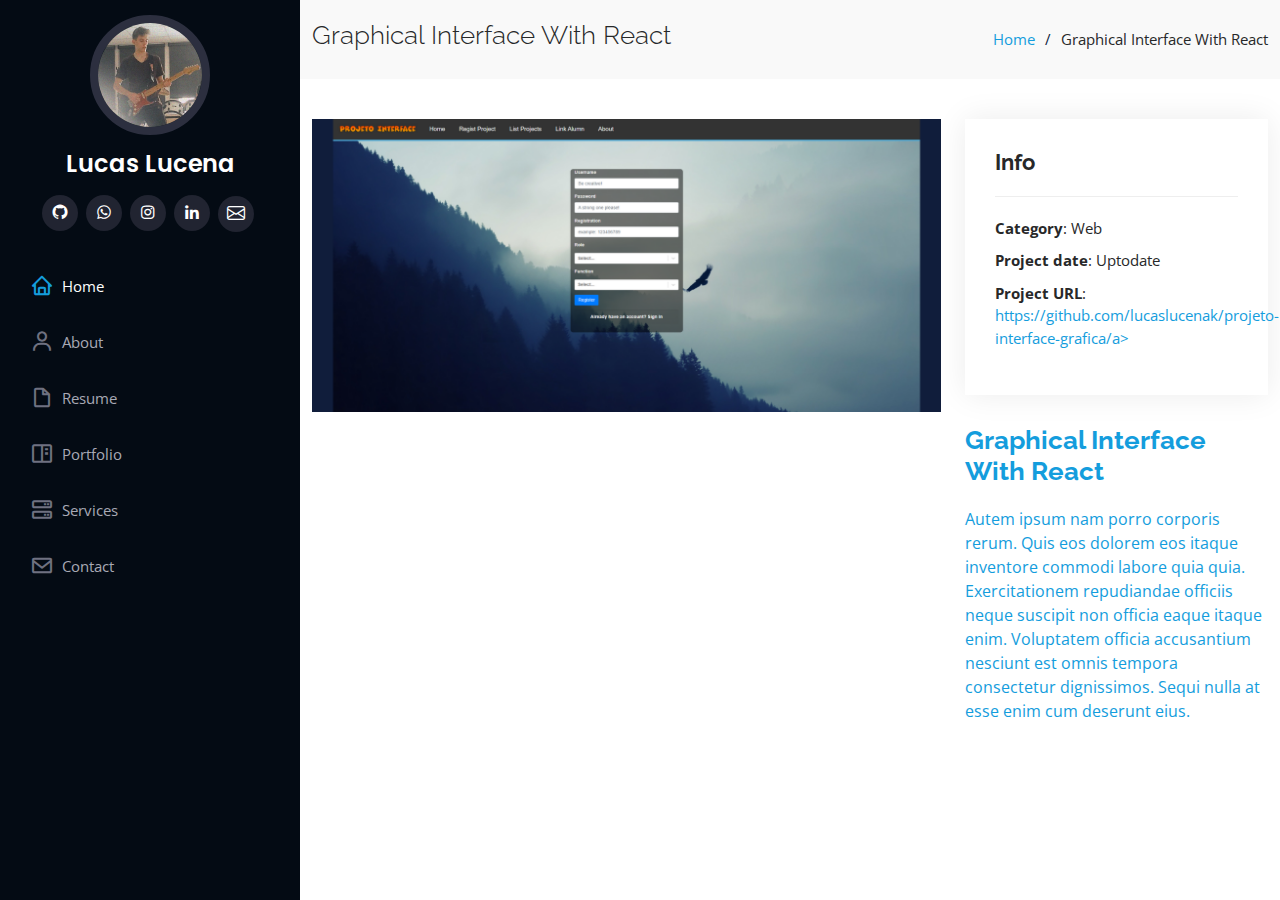
<file: details-projeto6.html>
<!DOCTYPE html>
<html lang="en">

<head>
  <meta charset="utf-8">
  <meta content="width=device-width, initial-scale=1.0" name="viewport">

  <title>Portfolio Details</title>
  <meta content="" name="description">
  <meta content="" name="keywords">

  <!-- Favicons -->
  <link href="assets/img/favicon.png" rel="icon">
  <link href="assets/img/apple-touch-icon.png" rel="apple-touch-icon">

  <!-- Google Fonts -->
  <link href="https://fonts.googleapis.com/css?family=Open+Sans:300,300i,400,400i,600,600i,700,700i|Raleway:300,300i,400,400i,500,500i,600,600i,700,700i|Poppins:300,300i,400,400i,500,500i,600,600i,700,700i" rel="stylesheet">

  <!-- Vendor CSS Files -->
  <link href="assets/vendor/aos/aos.css" rel="stylesheet">
  <link href="assets/vendor/bootstrap/css/bootstrap.min.css" rel="stylesheet">
  <link href="assets/vendor/bootstrap-icons/bootstrap-icons.css" rel="stylesheet">
  <link href="assets/vendor/boxicons/css/boxicons.min.css" rel="stylesheet">
  <link href="assets/vendor/glightbox/css/glightbox.min.css" rel="stylesheet">
  <link href="assets/vendor/swiper/swiper-bundle.min.css" rel="stylesheet">

  <!-- Template Main CSS File -->
  <link href="assets/css/style.css" rel="stylesheet">

</head>

<body>

  <!-- ======= Mobile nav toggle button ======= -->
  <i class="bi bi-list mobile-nav-toggle d-xl-none"></i>

  <!-- ======= Header ======= -->
  <header id="header">
    <div class="d-flex flex-column">

      <div class="profile">
        <img src="assets/img/profile.jpeg" alt="" class="img-fluid rounded-circle">
        <h1 class="text-light"><a href="index.html">Lucas Lucena</a></h1>
        <div class="social-links mt-3 text-center">
          <a href="https://github.com/lucaslucenak/lucaslucenak/" class="twitter" target="_blank"><i class="bx bxl-github"></i></a>
          <a href="http://api.whatsapp.com/send?1=pt_BR&phone=5583986907270" class="facebook" target="_blank"><i class="bx bxl-whatsapp"></i></a>
          <a href="https://www.instagram.com/lucaslucenak/" class="instagram" target="_blank"><i class="bx bxl-instagram"></i></a>
          <a href="https://www.linkedin.com/in/lucas-lucena-6588271a3/" class="linkedin" target="_blank"><i class="bx bxl-linkedin"></i></a>
          <a href="mailto:lucas.lucenak@gmail.com" class="linkedin" target="_blank"><i class="bi bi-envelope"></i></a>
        </div>
      </div>

      <nav id="navbar" class="nav-menu navbar">
        <ul>
          <li><a href="index.html" class="nav-link scrollto active"><i class="bx bx-home"></i> <span>Home</span></a></li>
          <li><a href="index.html" class="nav-link scrollto"><i class="bx bx-user"></i> <span>About</span></a></li>
          <li><a href="index.html" class="nav-link scrollto"><i class="bx bx-file-blank"></i> <span>Resume</span></a></li>
          <li><a href="index.html" class="nav-link scrollto"><i class="bx bx-book-content"></i> <span>Portfolio</span></a></li>
          <li><a href="index.html" class="nav-link scrollto"><i class="bx bx-server"></i> <span>Services</span></a></li>
          <li><a href="index.html" class="nav-link scrollto"><i class="bx bx-envelope"></i> <span>Contact</span></a></li>
        </ul>
      </nav><!-- .nav-menu -->
    </div>
  </header><!-- End Header -->

  <main id="main">

    <!-- ======= Breadcrumbs ======= -->
    <section id="breadcrumbs" class="breadcrumbs">
      <div class="container">

        <div class="d-flex justify-content-between align-items-center">
          <h2>Graphical Interface With React</h2>
          <ol>
            <li><a href="index.html">Home</a></li>
            <li>Graphical Interface With React</li>
          </ol>
        </div>

      </div>
    </section><!-- End Breadcrumbs -->

    <!-- ======= Portfolio Details Section ======= -->
    <section id="portfolio-details" class="portfolio-details">
      <div class="container">

        <div class="row gy-4">

          <div class="col-lg-8">
            <div class="portfolio-details-slider swiper">
              <div class="swiper-wrapper align-items-center">

                <div class="swiper-slide">
                  <img src="assets\img\portifolio-details\projeto6\12.png" alt="">
                </div>

              </div>
              <div class="swiper-pagination"></div>
            </div>
          </div>

          <div class="col-lg-4">
            <div class="portfolio-info">
              <h3>Info</h3>
              <ul>
                <li><strong>Category</strong>: Web</li>
                <li><strong>Project date</strong>: Uptodate</li>
                <li><strong>Project URL</strong>: <a href="https://github.com/lucaslucenak/projeto-interface-grafica">https://github.com/lucaslucenak/projeto-interface-grafica/a></li>
              </ul>
            </div>
            <div class="portfolio-description">
              <h2>Graphical Interface With React</h2>
              <p>
                Autem ipsum nam porro corporis rerum. Quis eos dolorem eos itaque inventore commodi labore quia quia. Exercitationem repudiandae officiis neque suscipit non officia eaque itaque enim. Voluptatem officia accusantium nesciunt est omnis tempora consectetur dignissimos. Sequi nulla at esse enim cum deserunt eius.
              </p>
            </div>
          </div>

        </div>

      </div>
    </section><!-- End Portfolio Details Section -->

  </main><!-- End #main -->

  <!-- ======= Footer ======= -->
  <footer id="footer">
    <div class="container">
      <div class="copyright">
        <!-- &copy; Copyright <strong><span>iPortfolio</span></strong> -->
      </div>
    </div>
  </footer><!-- End  Footer -->

  <a href="#" class="back-to-top d-flex align-items-center justify-content-center"><i class="bi bi-arrow-up-short"></i></a>

  <!-- Vendor JS Files -->
  <script src="assets/vendor/purecounter/purecounter.js"></script>
  <script src="assets/vendor/aos/aos.js"></script>
  <script src="assets/vendor/bootstrap/js/bootstrap.bundle.min.js"></script>
  <script src="assets/vendor/glightbox/js/glightbox.min.js"></script>
  <script src="assets/vendor/isotope-layout/isotope.pkgd.min.js"></script>
  <script src="assets/vendor/swiper/swiper-bundle.min.js"></script>
  <script src="assets/vendor/typed.js/typed.min.js"></script>
  <script src="assets/vendor/waypoints/noframework.waypoints.js"></script>
  <script src="assets/vendor/php-email-form/validate.js"></script>

  <!-- Template Main JS File -->
  <script src="assets/js/main.js"></script>

</body>

</html>
</file>
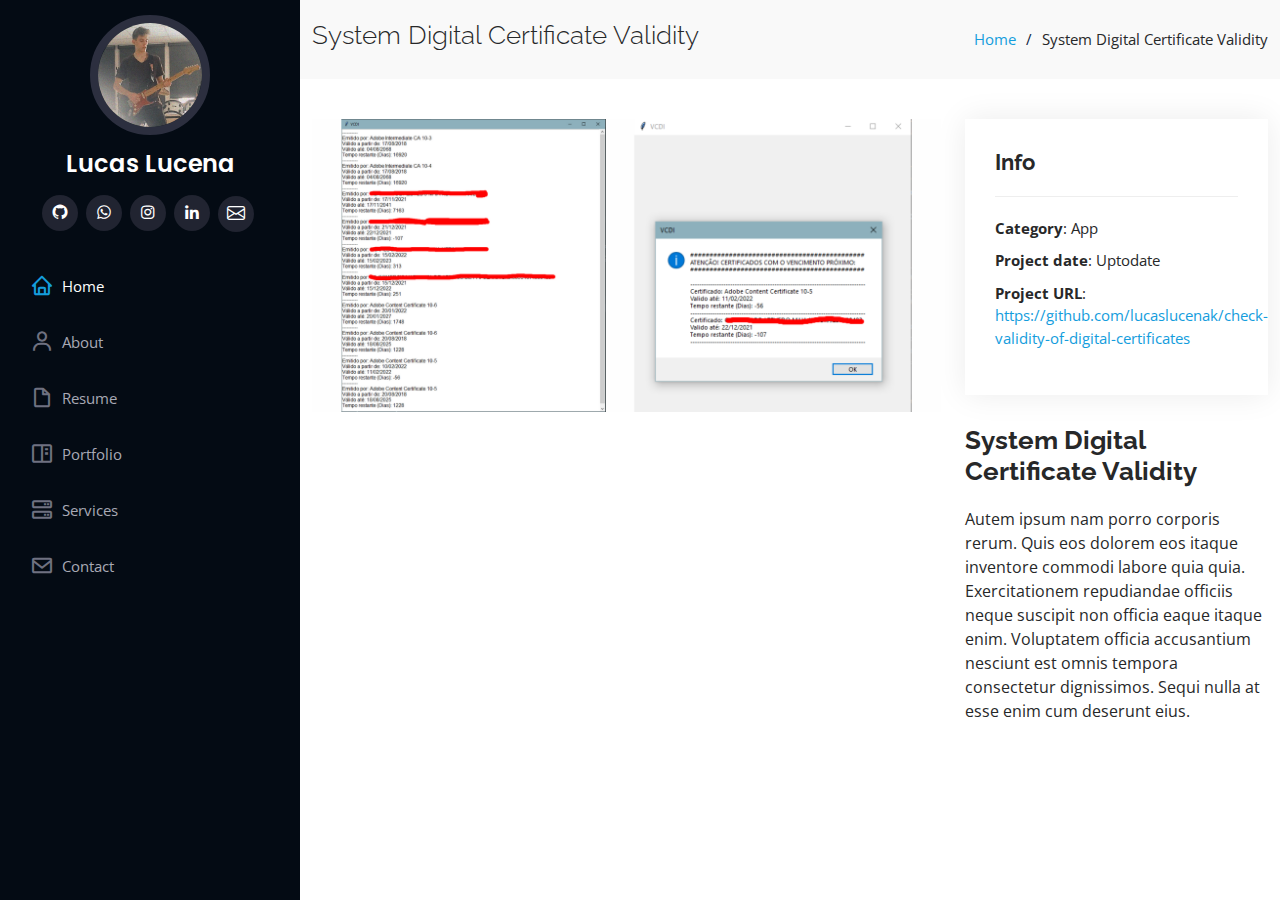
<file: details-projeto7.html>
<!DOCTYPE html>
<html lang="en">

<head>
  <meta charset="utf-8">
  <meta content="width=device-width, initial-scale=1.0" name="viewport">

  <title>Portfolio Details</title>
  <meta content="" name="description">
  <meta content="" name="keywords">

  <!-- Favicons -->
  <link href="assets/img/favicon.png" rel="icon">
  <link href="assets/img/apple-touch-icon.png" rel="apple-touch-icon">

  <!-- Google Fonts -->
  <link href="https://fonts.googleapis.com/css?family=Open+Sans:300,300i,400,400i,600,600i,700,700i|Raleway:300,300i,400,400i,500,500i,600,600i,700,700i|Poppins:300,300i,400,400i,500,500i,600,600i,700,700i" rel="stylesheet">

  <!-- Vendor CSS Files -->
  <link href="assets/vendor/aos/aos.css" rel="stylesheet">
  <link href="assets/vendor/bootstrap/css/bootstrap.min.css" rel="stylesheet">
  <link href="assets/vendor/bootstrap-icons/bootstrap-icons.css" rel="stylesheet">
  <link href="assets/vendor/boxicons/css/boxicons.min.css" rel="stylesheet">
  <link href="assets/vendor/glightbox/css/glightbox.min.css" rel="stylesheet">
  <link href="assets/vendor/swiper/swiper-bundle.min.css" rel="stylesheet">

  <!-- Template Main CSS File -->
  <link href="assets/css/style.css" rel="stylesheet">

</head>

<body>

  <!-- ======= Mobile nav toggle button ======= -->
  <i class="bi bi-list mobile-nav-toggle d-xl-none"></i>

  <!-- ======= Header ======= -->
  <header id="header">
    <div class="d-flex flex-column">

      <div class="profile">
        <img src="assets/img/profile.jpeg" alt="" class="img-fluid rounded-circle">
        <h1 class="text-light"><a href="index.html">Lucas Lucena</a></h1>
        <div class="social-links mt-3 text-center">
          <a href="https://github.com/lucaslucenak/lucaslucenak/" class="twitter" target="_blank"><i class="bx bxl-github"></i></a>
          <a href="http://api.whatsapp.com/send?1=pt_BR&phone=5583986907270" class="facebook" target="_blank"><i class="bx bxl-whatsapp"></i></a>
          <a href="https://www.instagram.com/lucaslucenak/" class="instagram" target="_blank"><i class="bx bxl-instagram"></i></a>
          <a href="https://www.linkedin.com/in/lucas-lucena-6588271a3/" class="linkedin" target="_blank"><i class="bx bxl-linkedin"></i></a>
          <a href="mailto:lucas.lucenak@gmail.com" class="linkedin" target="_blank"><i class="bi bi-envelope"></i></a>
        </div>
      </div>

      <nav id="navbar" class="nav-menu navbar">
        <ul>
          <li><a href="index.html" class="nav-link scrollto active"><i class="bx bx-home"></i> <span>Home</span></a></li>
          <li><a href="index.html" class="nav-link scrollto"><i class="bx bx-user"></i> <span>About</span></a></li>
          <li><a href="index.html" class="nav-link scrollto"><i class="bx bx-file-blank"></i> <span>Resume</span></a></li>
          <li><a href="index.html" class="nav-link scrollto"><i class="bx bx-book-content"></i> <span>Portfolio</span></a></li>
          <li><a href="index.html" class="nav-link scrollto"><i class="bx bx-server"></i> <span>Services</span></a></li>
          <li><a href="index.html" class="nav-link scrollto"><i class="bx bx-envelope"></i> <span>Contact</span></a></li>
        </ul>
      </nav><!-- .nav-menu -->
    </div>
  </header><!-- End Header -->

  <main id="main">

    <!-- ======= Breadcrumbs ======= -->
    <section id="breadcrumbs" class="breadcrumbs">
      <div class="container">

        <div class="d-flex justify-content-between align-items-center">
          <h2>System Digital Certificate Validity</h2>
          <ol>
            <li><a href="index.html">Home</a></li>
            <li>System Digital Certificate Validity</li>
          </ol>
        </div>

      </div>
    </section><!-- End Breadcrumbs -->

    <!-- ======= Portfolio Details Section ======= -->
    <section id="portfolio-details" class="portfolio-details">
      <div class="container">

        <div class="row gy-4">

          <div class="col-lg-8">
            <div class="portfolio-details-slider swiper">
              <div class="swiper-wrapper align-items-center">

                <div class="swiper-slide">
                  <img src="assets\img\portifolio-details\projeto7\14.png" alt="">
                </div>

              </div>
              <div class="swiper-pagination"></div>
            </div>
          </div>

          <div class="col-lg-4">
            <div class="portfolio-info">
              <h3>Info</h3>
              <ul>
                <li><strong>Category</strong>: App</li>
                <li><strong>Project date</strong>: Uptodate</li>
                <li><strong>Project URL</strong>: <a href="https://github.com/lucaslucenak/check-validity-of-digital-certificates">https://github.com/lucaslucenak/check-validity-of-digital-certificates</a></li>
              </ul>
            </div>
            <div class="portfolio-description">
              <h2>System Digital Certificate Validity</h2>
              <p>
                Autem ipsum nam porro corporis rerum. Quis eos dolorem eos itaque inventore commodi labore quia quia. Exercitationem repudiandae officiis neque suscipit non officia eaque itaque enim. Voluptatem officia accusantium nesciunt est omnis tempora consectetur dignissimos. Sequi nulla at esse enim cum deserunt eius.
              </p>
            </div>
          </div>

        </div>

      </div>
    </section><!-- End Portfolio Details Section -->

  </main><!-- End #main -->

  <!-- ======= Footer ======= -->
  <footer id="footer">
    <div class="container">
      <div class="copyright">
        <!-- &copy; Copyright <strong><span>iPortfolio</span></strong> -->
      </div>
    </div>
  </footer><!-- End  Footer -->

  <a href="#" class="back-to-top d-flex align-items-center justify-content-center"><i class="bi bi-arrow-up-short"></i></a>

  <!-- Vendor JS Files -->
  <script src="assets/vendor/purecounter/purecounter.js"></script>
  <script src="assets/vendor/aos/aos.js"></script>
  <script src="assets/vendor/bootstrap/js/bootstrap.bundle.min.js"></script>
  <script src="assets/vendor/glightbox/js/glightbox.min.js"></script>
  <script src="assets/vendor/isotope-layout/isotope.pkgd.min.js"></script>
  <script src="assets/vendor/swiper/swiper-bundle.min.js"></script>
  <script src="assets/vendor/typed.js/typed.min.js"></script>
  <script src="assets/vendor/waypoints/noframework.waypoints.js"></script>
  <script src="assets/vendor/php-email-form/validate.js"></script>

  <!-- Template Main JS File -->
  <script src="assets/js/main.js"></script>

</body>

</html>
</file>
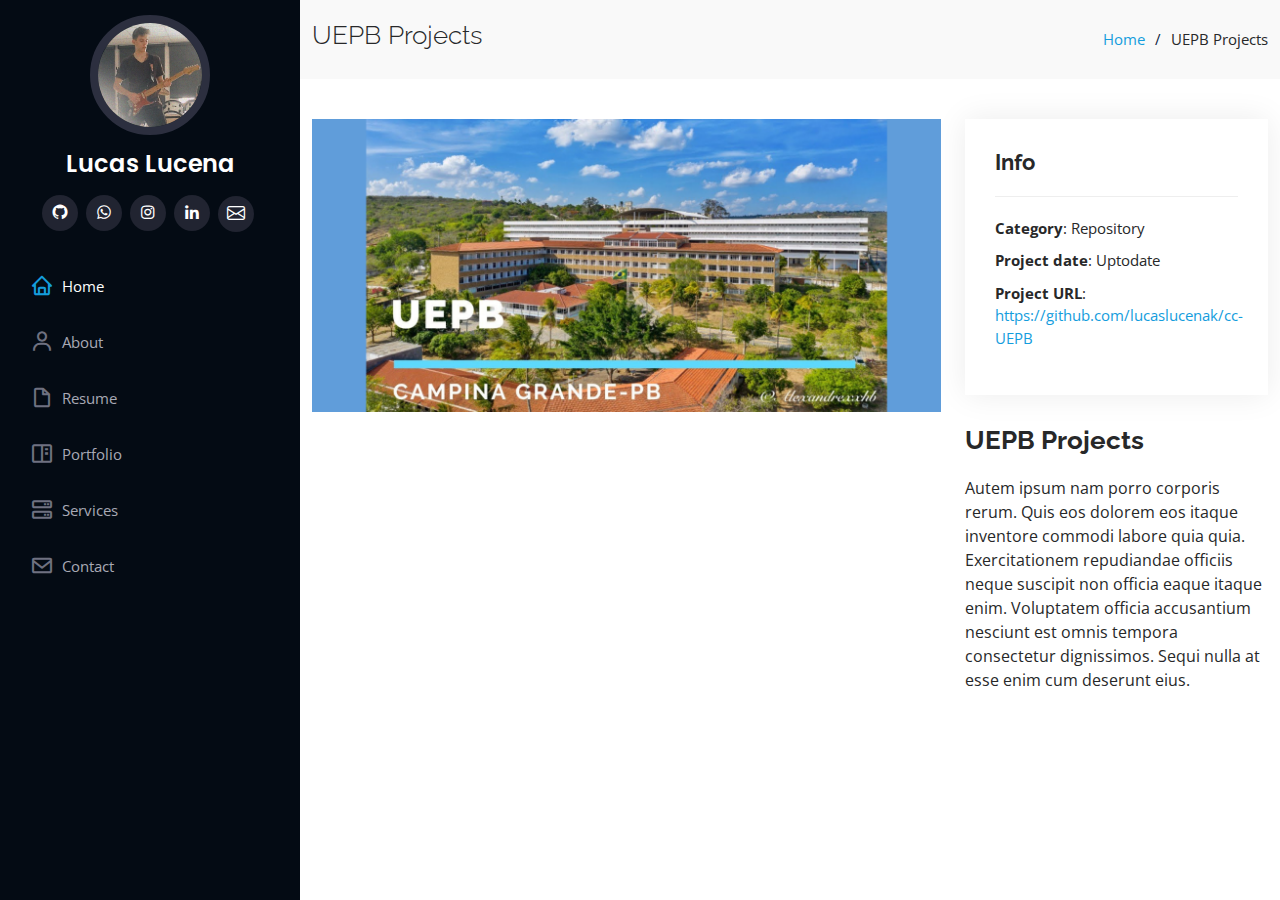
<file: details-projeto8.html>
<!DOCTYPE html>
<html lang="en">

<head>
  <meta charset="utf-8">
  <meta content="width=device-width, initial-scale=1.0" name="viewport">

  <title>Portfolio Details</title>
  <meta content="" name="description">
  <meta content="" name="keywords">

  <!-- Favicons -->
  <link href="assets/img/favicon.png" rel="icon">
  <link href="assets/img/apple-touch-icon.png" rel="apple-touch-icon">

  <!-- Google Fonts -->
  <link href="https://fonts.googleapis.com/css?family=Open+Sans:300,300i,400,400i,600,600i,700,700i|Raleway:300,300i,400,400i,500,500i,600,600i,700,700i|Poppins:300,300i,400,400i,500,500i,600,600i,700,700i" rel="stylesheet">

  <!-- Vendor CSS Files -->
  <link href="assets/vendor/aos/aos.css" rel="stylesheet">
  <link href="assets/vendor/bootstrap/css/bootstrap.min.css" rel="stylesheet">
  <link href="assets/vendor/bootstrap-icons/bootstrap-icons.css" rel="stylesheet">
  <link href="assets/vendor/boxicons/css/boxicons.min.css" rel="stylesheet">
  <link href="assets/vendor/glightbox/css/glightbox.min.css" rel="stylesheet">
  <link href="assets/vendor/swiper/swiper-bundle.min.css" rel="stylesheet">

  <!-- Template Main CSS File -->
  <link href="assets/css/style.css" rel="stylesheet">

</head>

<body>

  <!-- ======= Mobile nav toggle button ======= -->
  <i class="bi bi-list mobile-nav-toggle d-xl-none"></i>

  <!-- ======= Header ======= -->
  <header id="header">
    <div class="d-flex flex-column">

      <div class="profile">
        <img src="assets/img/profile.jpeg" alt="" class="img-fluid rounded-circle">
        <h1 class="text-light"><a href="index.html">Lucas Lucena</a></h1>
        <div class="social-links mt-3 text-center">
          <a href="https://github.com/lucaslucenak/lucaslucenak/" class="twitter" target="_blank"><i class="bx bxl-github"></i></a>
          <a href="http://api.whatsapp.com/send?1=pt_BR&phone=5583986907270" class="facebook" target="_blank"><i class="bx bxl-whatsapp"></i></a>
          <a href="https://www.instagram.com/lucaslucenak/" class="instagram" target="_blank"><i class="bx bxl-instagram"></i></a>
          <a href="https://www.linkedin.com/in/lucas-lucena-6588271a3/" class="linkedin" target="_blank"><i class="bx bxl-linkedin"></i></a>
          <a href="mailto:lucas.lucenak@gmail.com" class="linkedin" target="_blank"><i class="bi bi-envelope"></i></a>
        </div>
      </div>

      <nav id="navbar" class="nav-menu navbar">
        <ul>
          <li><a href="index.html" class="nav-link scrollto active"><i class="bx bx-home"></i> <span>Home</span></a></li>
          <li><a href="index.html" class="nav-link scrollto"><i class="bx bx-user"></i> <span>About</span></a></li>
          <li><a href="index.html" class="nav-link scrollto"><i class="bx bx-file-blank"></i> <span>Resume</span></a></li>
          <li><a href="index.html" class="nav-link scrollto"><i class="bx bx-book-content"></i> <span>Portfolio</span></a></li>
          <li><a href="index.html" class="nav-link scrollto"><i class="bx bx-server"></i> <span>Services</span></a></li>
          <li><a href="index.html" class="nav-link scrollto"><i class="bx bx-envelope"></i> <span>Contact</span></a></li>
        </ul>
      </nav><!-- .nav-menu -->
    </div>
  </header><!-- End Header -->

  <main id="main">

    <!-- ======= Breadcrumbs ======= -->
    <section id="breadcrumbs" class="breadcrumbs">
      <div class="container">

        <div class="d-flex justify-content-between align-items-center">
          <h2>UEPB Projects</h2>
          <ol>
            <li><a href="index.html">Home</a></li>
            <li>UEPB Projects</li>
          </ol>
        </div>

      </div>
    </section><!-- End Breadcrumbs -->

    <!-- ======= Portfolio Details Section ======= -->
    <section id="portfolio-details" class="portfolio-details">
      <div class="container">

        <div class="row gy-4">

          <div class="col-lg-8">
            <div class="portfolio-details-slider swiper">
              <div class="swiper-wrapper align-items-center">

                <div class="swiper-slide">
                  <img src="assets\img\portifolio-details\projeto8\15.png" alt="">
                </div>

              </div>
              <div class="swiper-pagination"></div>
            </div>
          </div>

          <div class="col-lg-4">
            <div class="portfolio-info">
              <h3>Info</h3>
              <ul>
                <li><strong>Category</strong>: Repository</li>
                <li><strong>Project date</strong>: Uptodate</li>
                <li><strong>Project URL</strong>: <a href="https://github.com/lucaslucenak/cc-UEPB">https://github.com/lucaslucenak/cc-UEPB</a></li>
              </ul>
            </div>
            <div class="portfolio-description">
              <h2>UEPB Projects</h2>
              <p>
                Autem ipsum nam porro corporis rerum. Quis eos dolorem eos itaque inventore commodi labore quia quia. Exercitationem repudiandae officiis neque suscipit non officia eaque itaque enim. Voluptatem officia accusantium nesciunt est omnis tempora consectetur dignissimos. Sequi nulla at esse enim cum deserunt eius.
              </p>
            </div>
          </div>

        </div>

      </div>
    </section><!-- End Portfolio Details Section -->

  </main><!-- End #main -->

  <!-- ======= Footer ======= -->
  <footer id="footer">
    <div class="container">
      <div class="copyright">
        <!-- &copy; Copyright <strong><span>iPortfolio</span></strong> -->
      </div>
    </div>
  </footer><!-- End  Footer -->

  <a href="#" class="back-to-top d-flex align-items-center justify-content-center"><i class="bi bi-arrow-up-short"></i></a>

  <!-- Vendor JS Files -->
  <script src="assets/vendor/purecounter/purecounter.js"></script>
  <script src="assets/vendor/aos/aos.js"></script>
  <script src="assets/vendor/bootstrap/js/bootstrap.bundle.min.js"></script>
  <script src="assets/vendor/glightbox/js/glightbox.min.js"></script>
  <script src="assets/vendor/isotope-layout/isotope.pkgd.min.js"></script>
  <script src="assets/vendor/swiper/swiper-bundle.min.js"></script>
  <script src="assets/vendor/typed.js/typed.min.js"></script>
  <script src="assets/vendor/waypoints/noframework.waypoints.js"></script>
  <script src="assets/vendor/php-email-form/validate.js"></script>

  <!-- Template Main JS File -->
  <script src="assets/js/main.js"></script>

</body>

</html>
</file>
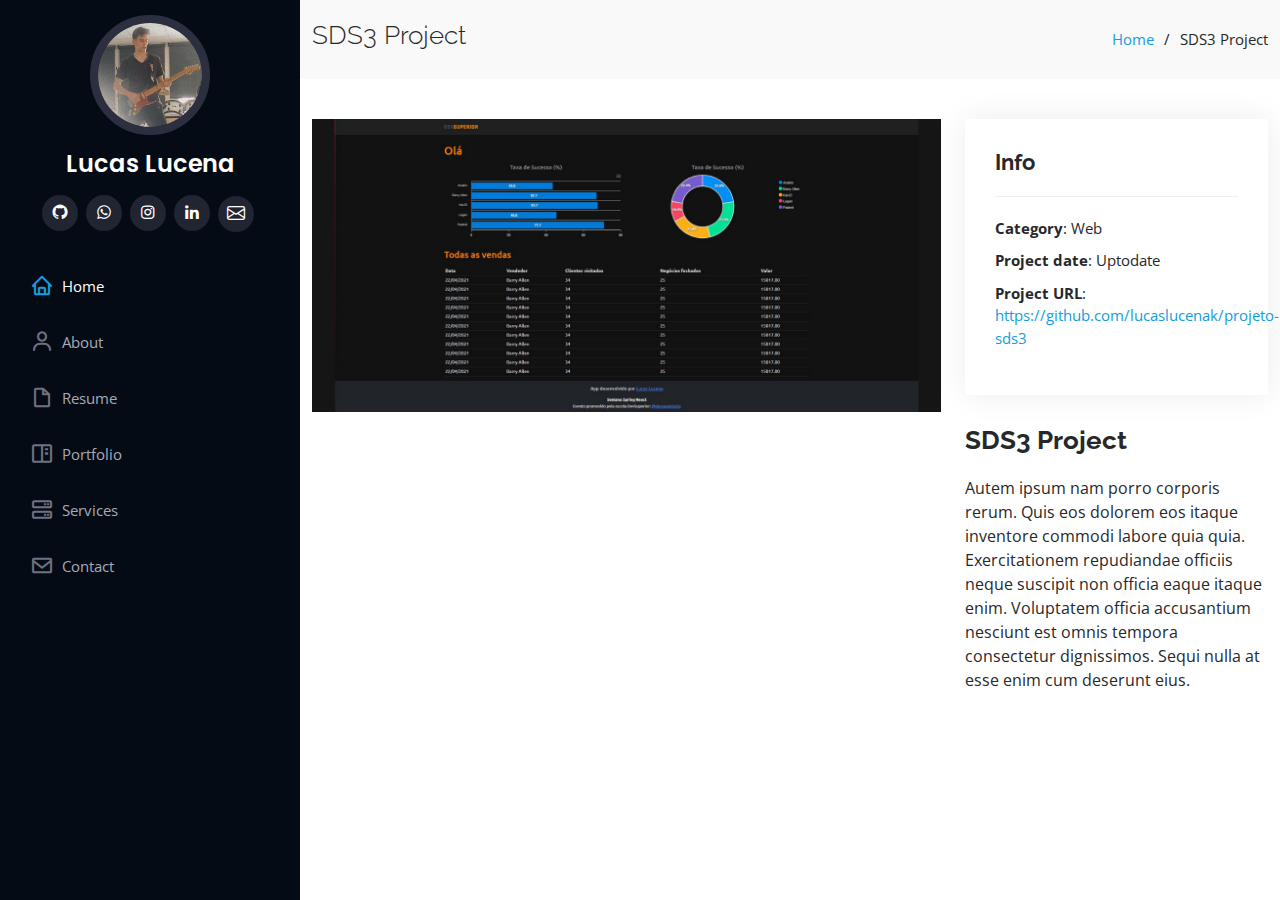
<file: details-projeto9.html>
<!DOCTYPE html>
<html lang="en">

<head>
  <meta charset="utf-8">
  <meta content="width=device-width, initial-scale=1.0" name="viewport">

  <title>Portfolio Details</title>
  <meta content="" name="description">
  <meta content="" name="keywords">

  <!-- Favicons -->
  <link href="assets/img/favicon.png" rel="icon">
  <link href="assets/img/apple-touch-icon.png" rel="apple-touch-icon">

  <!-- Google Fonts -->
  <link href="https://fonts.googleapis.com/css?family=Open+Sans:300,300i,400,400i,600,600i,700,700i|Raleway:300,300i,400,400i,500,500i,600,600i,700,700i|Poppins:300,300i,400,400i,500,500i,600,600i,700,700i" rel="stylesheet">

  <!-- Vendor CSS Files -->
  <link href="assets/vendor/aos/aos.css" rel="stylesheet">
  <link href="assets/vendor/bootstrap/css/bootstrap.min.css" rel="stylesheet">
  <link href="assets/vendor/bootstrap-icons/bootstrap-icons.css" rel="stylesheet">
  <link href="assets/vendor/boxicons/css/boxicons.min.css" rel="stylesheet">
  <link href="assets/vendor/glightbox/css/glightbox.min.css" rel="stylesheet">
  <link href="assets/vendor/swiper/swiper-bundle.min.css" rel="stylesheet">

  <!-- Template Main CSS File -->
  <link href="assets/css/style.css" rel="stylesheet">

</head>

<body>

  <!-- ======= Mobile nav toggle button ======= -->
  <i class="bi bi-list mobile-nav-toggle d-xl-none"></i>

  <!-- ======= Header ======= -->
  <header id="header">
    <div class="d-flex flex-column">

      <div class="profile">
        <img src="assets/img/profile.jpeg" alt="" class="img-fluid rounded-circle">
        <h1 class="text-light"><a href="index.html">Lucas Lucena</a></h1>
        <div class="social-links mt-3 text-center">
          <a href="https://github.com/lucaslucenak/lucaslucenak/" class="twitter" target="_blank"><i class="bx bxl-github"></i></a>
          <a href="http://api.whatsapp.com/send?1=pt_BR&phone=5583986907270" class="facebook" target="_blank"><i class="bx bxl-whatsapp"></i></a>
          <a href="https://www.instagram.com/lucaslucenak/" class="instagram" target="_blank"><i class="bx bxl-instagram"></i></a>
          <a href="https://www.linkedin.com/in/lucas-lucena-6588271a3/" class="linkedin" target="_blank"><i class="bx bxl-linkedin"></i></a>
          <a href="mailto:lucas.lucenak@gmail.com" class="linkedin" target="_blank"><i class="bi bi-envelope"></i></a>
        </div>
      </div>

      <nav id="navbar" class="nav-menu navbar">
        <ul>
          <li><a href="index.html" class="nav-link scrollto active"><i class="bx bx-home"></i> <span>Home</span></a></li>
          <li><a href="index.html" class="nav-link scrollto"><i class="bx bx-user"></i> <span>About</span></a></li>
          <li><a href="index.html" class="nav-link scrollto"><i class="bx bx-file-blank"></i> <span>Resume</span></a></li>
          <li><a href="index.html" class="nav-link scrollto"><i class="bx bx-book-content"></i> <span>Portfolio</span></a></li>
          <li><a href="index.html" class="nav-link scrollto"><i class="bx bx-server"></i> <span>Services</span></a></li>
          <li><a href="index.html" class="nav-link scrollto"><i class="bx bx-envelope"></i> <span>Contact</span></a></li>
        </ul>
      </nav><!-- .nav-menu -->
    </div>
  </header><!-- End Header -->

  <main id="main">

    <!-- ======= Breadcrumbs ======= -->
    <section id="breadcrumbs" class="breadcrumbs">
      <div class="container">

        <div class="d-flex justify-content-between align-items-center">
          <h2>SDS3 Project</h2>
          <ol>
            <li><a href="index.html">Home</a></li>
            <li>SDS3 Project</li>
          </ol>
        </div>

      </div>
    </section><!-- End Breadcrumbs -->

    <!-- ======= Portfolio Details Section ======= -->
    <section id="portfolio-details" class="portfolio-details">
      <div class="container">

        <div class="row gy-4">

          <div class="col-lg-8">
            <div class="portfolio-details-slider swiper">
              <div class="swiper-wrapper align-items-center">

                <div class="swiper-slide">
                  <img src="assets\img\portifolio-details\projeto9\16.png" alt="">
                </div>

              </div>
              <div class="swiper-pagination"></div>
            </div>
          </div>

          <div class="col-lg-4">
            <div class="portfolio-info">
              <h3>Info</h3>
              <ul>
                <li><strong>Category</strong>: Web</li>
                <li><strong>Project date</strong>: Uptodate</li>
                <li><strong>Project URL</strong>: <a href="https://github.com/lucaslucenak/projeto-sds3">https://github.com/lucaslucenak/projeto-sds3</a></li>
              </ul>
            </div>
            <div class="portfolio-description">
              <h2>SDS3 Project</h2>
              <p>
                Autem ipsum nam porro corporis rerum. Quis eos dolorem eos itaque inventore commodi labore quia quia. Exercitationem repudiandae officiis neque suscipit non officia eaque itaque enim. Voluptatem officia accusantium nesciunt est omnis tempora consectetur dignissimos. Sequi nulla at esse enim cum deserunt eius.
              </p>
            </div>
          </div>

        </div>

      </div>
    </section><!-- End Portfolio Details Section -->

  </main><!-- End #main -->

  <!-- ======= Footer ======= -->
  <footer id="footer">
    <div class="container">
      <div class="copyright">
        <!-- &copy; Copyright <strong><span>iPortfolio</span></strong> -->
      </div>
    </div>
  </footer><!-- End  Footer -->

  <a href="#" class="back-to-top d-flex align-items-center justify-content-center"><i class="bi bi-arrow-up-short"></i></a>

  <!-- Vendor JS Files -->
  <script src="assets/vendor/purecounter/purecounter.js"></script>
  <script src="assets/vendor/aos/aos.js"></script>
  <script src="assets/vendor/bootstrap/js/bootstrap.bundle.min.js"></script>
  <script src="assets/vendor/glightbox/js/glightbox.min.js"></script>
  <script src="assets/vendor/isotope-layout/isotope.pkgd.min.js"></script>
  <script src="assets/vendor/swiper/swiper-bundle.min.js"></script>
  <script src="assets/vendor/typed.js/typed.min.js"></script>
  <script src="assets/vendor/waypoints/noframework.waypoints.js"></script>
  <script src="assets/vendor/php-email-form/validate.js"></script>

  <!-- Template Main JS File -->
  <script src="assets/js/main.js"></script>

</body>

</html>
</file>
<file: assets/css/style.css>
/**
* Template Name: iPortfolio - v3.7.0
* Template URL: https://bootstrapmade.com/iportfolio-bootstrap-portfolio-websites-template/
* Author: BootstrapMade.com
* License: https://bootstrapmade.com/license/
*/

/*--------------------------------------------------------------
# General
--------------------------------------------------------------*/
body {
  font-family: "Open Sans", sans-serif;
  color: #272829;
}

a {
  color: #149ddd;
  text-decoration: none;
}

a:hover {
  color: #37b3ed;
  text-decoration: none;
}

h1, h2, h3, h4, h5, h6 {
  font-family: "Raleway", sans-serif;
}

/*--------------------------------------------------------------
# Back to top button
--------------------------------------------------------------*/
.back-to-top {
  position: fixed;
  visibility: hidden;
  opacity: 0;
  right: 15px;
  bottom: 15px;
  z-index: 996;
  background: #149ddd;
  width: 40px;
  height: 40px;
  border-radius: 50px;
  transition: all 0.4s;
}
.back-to-top i {
  font-size: 28px;
  color: #fff;
  line-height: 0;
}
.back-to-top:hover {
  background: #2eafec;
  color: #fff;
}
.back-to-top.active {
  visibility: visible;
  opacity: 1;
}

/*--------------------------------------------------------------
# Header
--------------------------------------------------------------*/
#header {
  position: fixed;
  top: 0;
  left: 0;
  bottom: 0;
  width: 300px;
  transition: all ease-in-out 0.5s;
  z-index: 9997;
  transition: all 0.5s;
  padding: 0 15px;
  background: #040b14;
  overflow-y: auto;
}
#header .profile img {
  margin: 15px auto;
  display: block;
  width: 120px;
  border: 8px solid #2c2f3f;
}
#header .profile h1 {
  font-size: 24px;
  margin: 0;
  padding: 0;
  font-weight: 600;
  -moz-text-align-last: center;
  text-align-last: center;
  font-family: "Poppins", sans-serif;
}
#header .profile h1 a, #header .profile h1 a:hover {
  color: #fff;
  text-decoration: none;
}
#header .profile .social-links a {
  font-size: 18px;
  display: inline-block;
  background: #212431;
  color: #fff;
  line-height: 1;
  padding: 8px 0;
  margin-right: 4px;
  border-radius: 50%;
  text-align: center;
  width: 36px;
  height: 36px;
  transition: 0.3s;
}
#header .profile .social-links a:hover {
  background: #149ddd;
  color: #fff;
  text-decoration: none;
}

#main {
  margin-left: 300px;
}

@media (max-width: 1199px) {
  #header {
    left: -300px;
  }

  #main {
    margin-left: 0;
  }
}
/*--------------------------------------------------------------
# Navigation Menu
--------------------------------------------------------------*/
/* Desktop Navigation */
.nav-menu {
  padding: 30px 0 0 0;
}
.nav-menu * {
  margin: 0;
  padding: 0;
  list-style: none;
}
.nav-menu > ul > li {
  position: relative;
  white-space: nowrap;
}
.nav-menu a, .nav-menu a:focus {
  display: flex;
  align-items: center;
  color: #a8a9b4;
  padding: 12px 15px;
  margin-bottom: 8px;
  transition: 0.3s;
  font-size: 15px;
}
.nav-menu a i, .nav-menu a:focus i {
  font-size: 24px;
  padding-right: 8px;
  color: #6f7180;
}
.nav-menu a:hover, .nav-menu .active, .nav-menu .active:focus, .nav-menu li:hover > a {
  text-decoration: none;
  color: #fff;
}
.nav-menu a:hover i, .nav-menu .active i, .nav-menu .active:focus i, .nav-menu li:hover > a i {
  color: #149ddd;
}

/* Mobile Navigation */
.mobile-nav-toggle {
  position: fixed;
  right: 15px;
  top: 15px;
  z-index: 9998;
  border: 0;
  font-size: 24px;
  transition: all 0.4s;
  outline: none !important;
  background-color: #149ddd;
  color: #fff;
  width: 40px;
  height: 40px;
  display: inline-flex;
  align-items: center;
  justify-content: center;
  line-height: 0;
  border-radius: 50px;
  cursor: pointer;
}

.mobile-nav-active {
  overflow: hidden;
}
.mobile-nav-active #header {
  left: 0;
}

/*--------------------------------------------------------------
# Hero Section
--------------------------------------------------------------*/
#hero {
  width: 100%;
  height: 100vh;
  background: url('https://getwallpapers.com/wallpaper/full/1/8/2/74758.jpg') top center;
  background-size: cover;
}
#hero:before {
  content: "";
  background: rgba(5, 13, 24, 0.3);
  position: absolute;
  bottom: 0;
  top: 0;
  left: 0;
  right: 0;
  z-index: 1;
}
#hero .hero-container {
  position: relative;
  z-index: 2;
  min-width: 300px;
}
#hero h1 {
  margin: 0 0 10px 0;
  font-size: 64px;
  font-weight: 700;
  line-height: 56px;
  color: #fff;
}
#hero p {
  color: #fff;
  margin-bottom: 50px;
  font-size: 26px;
  font-family: "Poppins", sans-serif;
}
#hero p span {
  color: #fff;
  padding-bottom: 4px;
  letter-spacing: 1px;
  border-bottom: 3px solid #149ddd;
}
@media (min-width: 1024px) {
  #hero {
    background-attachment: fixed;
  }
}
@media (max-width: 768px) {
  #hero h1 {
    font-size: 28px;
    line-height: 36px;
  }
  #hero h2 {
    font-size: 18px;
    line-height: 24px;
    margin-bottom: 30px;
  }
}

/*--------------------------------------------------------------
# Sections General
--------------------------------------------------------------*/
section {
  padding: 60px 0;
  overflow: hidden;
}

.section-bg {
  background: #f5f8fd;
}

.section-title {
  padding-bottom: 30px;
}
.section-title h2 {
  font-size: 32px;
  font-weight: bold;
  margin-bottom: 20px;
  padding-bottom: 20px;
  position: relative;
  color: #173b6c;
}
.section-title h2::after {
  content: "";
  position: absolute;
  display: block;
  width: 50px;
  height: 3px;
  background: #149ddd;
  bottom: 0;
  left: 0;
}
.section-title p {
  margin-bottom: 0;
}

/*--------------------------------------------------------------
# About
--------------------------------------------------------------*/
.about .content h3 {
  font-weight: 700;
  font-size: 26px;
  color: #173b6c;
}
.about .content ul {
  list-style: none;
  padding: 0;
}
.about .content ul li {
  margin-bottom: 20px;
  display: flex;
  align-items: center;
}
.about .content ul strong {
  margin-right: 10px;
}
.about .content ul i {
  font-size: 16px;
  margin-right: 5px;
  color: #149ddd;
  line-height: 0;
}
.about .content p:last-child {
  margin-bottom: 0;
}

/*--------------------------------------------------------------
# Facts
--------------------------------------------------------------*/
.facts {
  padding-bottom: 30px;
}
.facts .count-box {
  padding: 30px;
  width: 100%;
}
.facts .count-box i {
  display: block;
  font-size: 44px;
  color: #149ddd;
  float: left;
  line-height: 0;
}
.facts .count-box span {
  font-size: 48px;
  line-height: 40px;
  display: block;
  font-weight: 700;
  color: #050d18;
  margin-left: 60px;
}
.facts .count-box p {
  padding: 15px 0 0 0;
  margin: 0 0 0 60px;
  font-family: "Raleway", sans-serif;
  font-size: 14px;
  color: #122f57;
}
.facts .count-box a {
  font-weight: 600;
  display: block;
  margin-top: 20px;
  color: #122f57;
  font-size: 15px;
  font-family: "Poppins", sans-serif;
  transition: ease-in-out 0.3s;
}
.facts .count-box a:hover {
  color: #1f5297;
}

/*--------------------------------------------------------------
# Akills
--------------------------------------------------------------*/
.skills .progress {
  height: 60px;
  display: block;
  background: none;
  border-radius: 0;
}
.skills .progress .skill {
  padding: 0;
  margin: 0 0 6px 0;
  text-transform: uppercase;
  display: block;
  font-weight: 600;
  font-family: "Poppins", sans-serif;
  color: #050d18;
}
.skills .progress .skill .val {
  float: right;
  font-style: normal;
}
.skills .progress-bar-wrap {
  background: #dce8f8;
  height: 10px;
}
.skills .progress-bar {
  width: 1px;
  height: 10px;
  transition: 0.9s;
  background-color: #149ddd;
}

/*--------------------------------------------------------------
# Resume
--------------------------------------------------------------*/
.resume .resume-title {
  font-size: 26px;
  font-weight: 700;
  margin-top: 20px;
  margin-bottom: 20px;
  color: #050d18;
}
.resume .resume-item {
  padding: 0 0 20px 20px;
  margin-top: -2px;
  border-left: 2px solid #1f5297;
  position: relative;
}
.resume .resume-item h4 {
  line-height: 18px;
  font-size: 18px;
  font-weight: 600;
  text-transform: uppercase;
  font-family: "Poppins", sans-serif;
  color: #050d18;
  margin-bottom: 10px;
}
.resume .resume-item h5 {
  font-size: 16px;
  background: #e4edf9;
  padding: 5px 15px;
  display: inline-block;
  font-weight: 600;
  margin-bottom: 10px;
}
.resume .resume-item ul {
  padding-left: 20px;
}
.resume .resume-item ul li {
  padding-bottom: 10px;
}
.resume .resume-item:last-child {
  padding-bottom: 0;
}
.resume .resume-item::before {
  content: "";
  position: absolute;
  width: 16px;
  height: 16px;
  border-radius: 50px;
  left: -9px;
  top: 0;
  background: #fff;
  border: 2px solid #1f5297;
}

/*--------------------------------------------------------------
# Portfolio
--------------------------------------------------------------*/
.portfolio .portfolio-item {
  margin-bottom: 30px;
}
.portfolio #portfolio-flters {
  padding: 0;
  margin: 0 auto 35px auto;
  list-style: none;
  text-align: center;
  background: #fff;
  border-radius: 50px;
  padding: 2px 15px;
}
.portfolio #portfolio-flters li {
  cursor: pointer;
  display: inline-block;
  padding: 10px 15px 8px 15px;
  font-size: 14px;
  font-weight: 600;
  line-height: 1;
  text-transform: uppercase;
  color: #272829;
  margin-bottom: 5px;
  transition: all 0.3s ease-in-out;
}
.portfolio #portfolio-flters li:hover, .portfolio #portfolio-flters li.filter-active {
  color: #149ddd;
}
.portfolio #portfolio-flters li:last-child {
  margin-right: 0;
}
.portfolio .portfolio-wrap {
  transition: 0.3s;
  position: relative;
  overflow: hidden;
  z-index: 1;
}
.portfolio .portfolio-wrap::before {
  content: "";
  background: rgba(255, 255, 255, 0.5);
  position: absolute;
  left: 0;
  right: 0;
  top: 0;
  bottom: 0;
  transition: all ease-in-out 0.3s;
  z-index: 2;
  opacity: 0;
}
.portfolio .portfolio-wrap .portfolio-links {
  opacity: 1;
  left: 0;
  right: 0;
  bottom: -60px;
  z-index: 3;
  position: absolute;
  transition: all ease-in-out 0.3s;
  display: flex;
  justify-content: center;
}
.portfolio .portfolio-wrap .portfolio-links a {
  color: #fff;
  font-size: 28px;
  text-align: center;
  background: rgba(20, 157, 221, 0.75);
  transition: 0.3s;
  width: 50%;
}
.portfolio .portfolio-wrap .portfolio-links a:hover {
  background: rgba(20, 157, 221, 0.95);
}
.portfolio .portfolio-wrap .portfolio-links a + a {
  border-left: 1px solid #37b3ed;
}
.portfolio .portfolio-wrap:hover::before {
  top: 0;
  left: 0;
  right: 0;
  bottom: 0;
  opacity: 1;
}
.portfolio .portfolio-wrap:hover .portfolio-links {
  opacity: 1;
  bottom: 0;
}

/*--------------------------------------------------------------
# Portfolio Details
--------------------------------------------------------------*/
.portfolio-details {
  padding-top: 40px;
}
.portfolio-details .portfolio-details-slider img {
  width: 100%;
}
.portfolio-details .portfolio-details-slider .swiper-pagination {
  margin-top: 20px;
  position: relative;
}
.portfolio-details .portfolio-details-slider .swiper-pagination .swiper-pagination-bullet {
  width: 12px;
  height: 12px;
  background-color: #fff;
  opacity: 1;
  border: 1px solid #149ddd;
}
.portfolio-details .portfolio-details-slider .swiper-pagination .swiper-pagination-bullet-active {
  background-color: #149ddd;
}
.portfolio-details .portfolio-info {
  padding: 30px;
  box-shadow: 0px 0 30px rgba(5, 13, 24, 0.08);
}
.portfolio-details .portfolio-info h3 {
  font-size: 22px;
  font-weight: 700;
  margin-bottom: 20px;
  padding-bottom: 20px;
  border-bottom: 1px solid #eee;
}
.portfolio-details .portfolio-info ul {
  list-style: none;
  padding: 0;
  font-size: 15px;
}
.portfolio-details .portfolio-info ul li + li {
  margin-top: 10px;
}
.portfolio-details .portfolio-description {
  padding-top: 30px;
}
.portfolio-details .portfolio-description h2 {
  font-size: 26px;
  font-weight: 700;
  margin-bottom: 20px;
}
.portfolio-details .portfolio-description p {
  padding: 0;
}

/*--------------------------------------------------------------
# Services
--------------------------------------------------------------*/
.services .icon-box {
  margin-bottom: 20px;
}
.services .icon {
  float: left;
  display: flex;
  align-items: center;
  justify-content: center;
  width: 54px;
  height: 54px;
  background: #149ddd;
  border-radius: 50%;
  transition: 0.5s;
  border: 1px solid #149ddd;
}
.services .icon i {
  color: #fff;
  font-size: 24px;
  line-height: 0;
}
.services .icon-box:hover .icon {
  background: #fff;
}
.services .icon-box:hover .icon i {
  color: #149ddd;
}
.services .title {
  margin-left: 80px;
  font-weight: 700;
  margin-bottom: 15px;
  font-size: 18px;
}
.services .title a {
  color: #343a40;
}
.services .title a:hover {
  color: #149ddd;
}
.services .description {
  margin-left: 80px;
  line-height: 24px;
  font-size: 14px;
}

/*--------------------------------------------------------------
# Testimonials
--------------------------------------------------------------*/
.testimonials .testimonials-carousel, .testimonials .testimonials-slider {
  overflow: hidden;
}
.testimonials .testimonial-item {
  box-sizing: content-box;
  text-align: center;
  min-height: 320px;
}
.testimonials .testimonial-item .testimonial-img {
  width: 90px;
  border-radius: 50%;
  margin: 0 auto;
}
.testimonials .testimonial-item h3 {
  font-size: 18px;
  font-weight: bold;
  margin: 10px 0 5px 0;
  color: #111;
}
.testimonials .testimonial-item h4 {
  font-size: 14px;
  color: #999;
  margin: 0;
}
.testimonials .testimonial-item .quote-icon-left, .testimonials .testimonial-item .quote-icon-right {
  color: #c3e8fa;
  font-size: 26px;
}
.testimonials .testimonial-item .quote-icon-left {
  display: inline-block;
  left: -5px;
  position: relative;
}
.testimonials .testimonial-item .quote-icon-right {
  display: inline-block;
  right: -5px;
  position: relative;
  top: 10px;
}
.testimonials .testimonial-item p {
  font-style: italic;
  margin: 0 15px 15px 15px;
  padding: 20px;
  background: #fff;
  position: relative;
  margin-bottom: 35px;
  border-radius: 6px;
  box-shadow: 0px 2px 15px rgba(0, 0, 0, 0.1);
}
.testimonials .testimonial-item p::after {
  content: "";
  width: 0;
  height: 0;
  border-top: 20px solid #fff;
  border-right: 20px solid transparent;
  border-left: 20px solid transparent;
  position: absolute;
  bottom: -20px;
  left: calc(50% - 20px);
}
.testimonials .swiper-pagination {
  margin-top: 20px;
  position: relative;
}
.testimonials .swiper-pagination .swiper-pagination-bullet {
  width: 12px;
  height: 12px;
  background-color: #fff;
  opacity: 1;
  border: 1px solid #149ddd;
}
.testimonials .swiper-pagination .swiper-pagination-bullet-active {
  background-color: #149ddd;
}

/*--------------------------------------------------------------
# Contact
--------------------------------------------------------------*/
.contact {
  padding-bottom: 130px;
}
.contact .info {
  padding: 30px;
  background: #fff;
  width: 100%;
  box-shadow: 0 0 24px 0 rgba(0, 0, 0, 0.12);
}
.contact .info i {
  font-size: 20px;
  color: #149ddd;
  float: left;
  width: 44px;
  height: 44px;
  background: #dff3fc;
  display: flex;
  justify-content: center;
  align-items: center;
  border-radius: 50px;
  transition: all 0.3s ease-in-out;
}
.contact .info h4 {
  padding: 0 0 0 60px;
  font-size: 22px;
  font-weight: 600;
  margin-bottom: 5px;
  color: #050d18;
}
.contact .info p {
  padding: 0 0 10px 60px;
  margin-bottom: 20px;
  font-size: 14px;
  color: #173b6c;
}
.contact .info .email p {
  padding-top: 5px;
}
.contact .info .social-links {
  padding-left: 60px;
}
.contact .info .social-links a {
  font-size: 18px;
  display: inline-block;
  background: #333;
  color: #fff;
  line-height: 1;
  padding: 8px 0;
  border-radius: 50%;
  text-align: center;
  width: 36px;
  height: 36px;
  transition: 0.3s;
  margin-right: 10px;
}
.contact .info .social-links a:hover {
  background: #149ddd;
  color: #fff;
}
.contact .info .email:hover i, .contact .info .address:hover i, .contact .info .phone:hover i {
  background: #149ddd;
  color: #fff;
}
.contact .php-email-form {
  width: 100%;
  padding: 30px;
  background: #fff;
  box-shadow: 0 0 24px 0 rgba(0, 0, 0, 0.12);
}
.contact .php-email-form .form-group {
  padding-bottom: 8px;
}
.contact .php-email-form .validate {
  display: none;
  color: red;
  margin: 0 0 15px 0;
  font-weight: 400;
  font-size: 13px;
}
.contact .php-email-form .error-message {
  display: none;
  color: #fff;
  background: #ed3c0d;
  text-align: left;
  padding: 15px;
  font-weight: 600;
}
.contact .php-email-form .error-message br + br {
  margin-top: 25px;
}
.contact .php-email-form .sent-message {
  display: none;
  color: #fff;
  background: #18d26e;
  text-align: center;
  padding: 15px;
  font-weight: 600;
}
.contact .php-email-form .loading {
  display: none;
  background: #fff;
  text-align: center;
  padding: 15px;
}
.contact .php-email-form .loading:before {
  content: "";
  display: inline-block;
  border-radius: 50%;
  width: 24px;
  height: 24px;
  margin: 0 10px -6px 0;
  border: 3px solid #18d26e;
  border-top-color: #eee;
  -webkit-animation: animate-loading 1s linear infinite;
  animation: animate-loading 1s linear infinite;
}
.contact .php-email-form .form-group {
  margin-bottom: 15px;
}
.contact .php-email-form label {
  padding-bottom: 8px;
}
.contact .php-email-form input, .contact .php-email-form textarea {
  border-radius: 0;
  box-shadow: none;
  font-size: 14px;
}
.contact .php-email-form input {
  height: 44px;
}
.contact .php-email-form textarea {
  padding: 10px 15px;
}
.contact .php-email-form button[type=submit] {
  background: #149ddd;
  border: 0;
  padding: 10px 24px;
  color: #fff;
  transition: 0.4s;
  border-radius: 4px;
}
.contact .php-email-form button[type=submit]:hover {
  background: #37b3ed;
}
@-webkit-keyframes animate-loading {
  0% {
    transform: rotate(0deg);
  }
  100% {
    transform: rotate(360deg);
  }
}
@keyframes animate-loading {
  0% {
    transform: rotate(0deg);
  }
  100% {
    transform: rotate(360deg);
  }
}

/*--------------------------------------------------------------
# Breadcrumbs
--------------------------------------------------------------*/
.breadcrumbs {
  padding: 20px 0;
  background: #f9f9f9;
}
.breadcrumbs h2 {
  font-size: 26px;
  font-weight: 300;
}
.breadcrumbs ol {
  display: flex;
  flex-wrap: wrap;
  list-style: none;
  padding: 0;
  margin: 0;
  font-size: 15px;
}
.breadcrumbs ol li + li {
  padding-left: 10px;
}
.breadcrumbs ol li + li::before {
  display: inline-block;
  padding-right: 10px;
  color: #0e2442;
  content: "/";
}
@media (max-width: 768px) {
  .breadcrumbs .d-flex {
    display: block !important;
  }
  .breadcrumbs ol {
    display: block;
  }
  .breadcrumbs ol li {
    display: inline-block;
  }
}

/*--------------------------------------------------------------
# Footer
--------------------------------------------------------------*/
#footer {
  padding: 15px;
  color: #f4f6fd;
  font-size: 14px;
  position: fixed;
  left: 0;
  bottom: 0;
  width: 300px;
  z-index: 9999;
  background: #040b14;
}
#footer .copyright {
  text-align: center;
}
#footer .credits {
  padding-top: 5px;
  text-align: center;
  font-size: 13px;
  color: #eaebf0;
}
@media (max-width: 1199px) {
  #footer {
    position: static;
    width: auto;
    padding-right: 20px 15px;
  }
}
</file>
